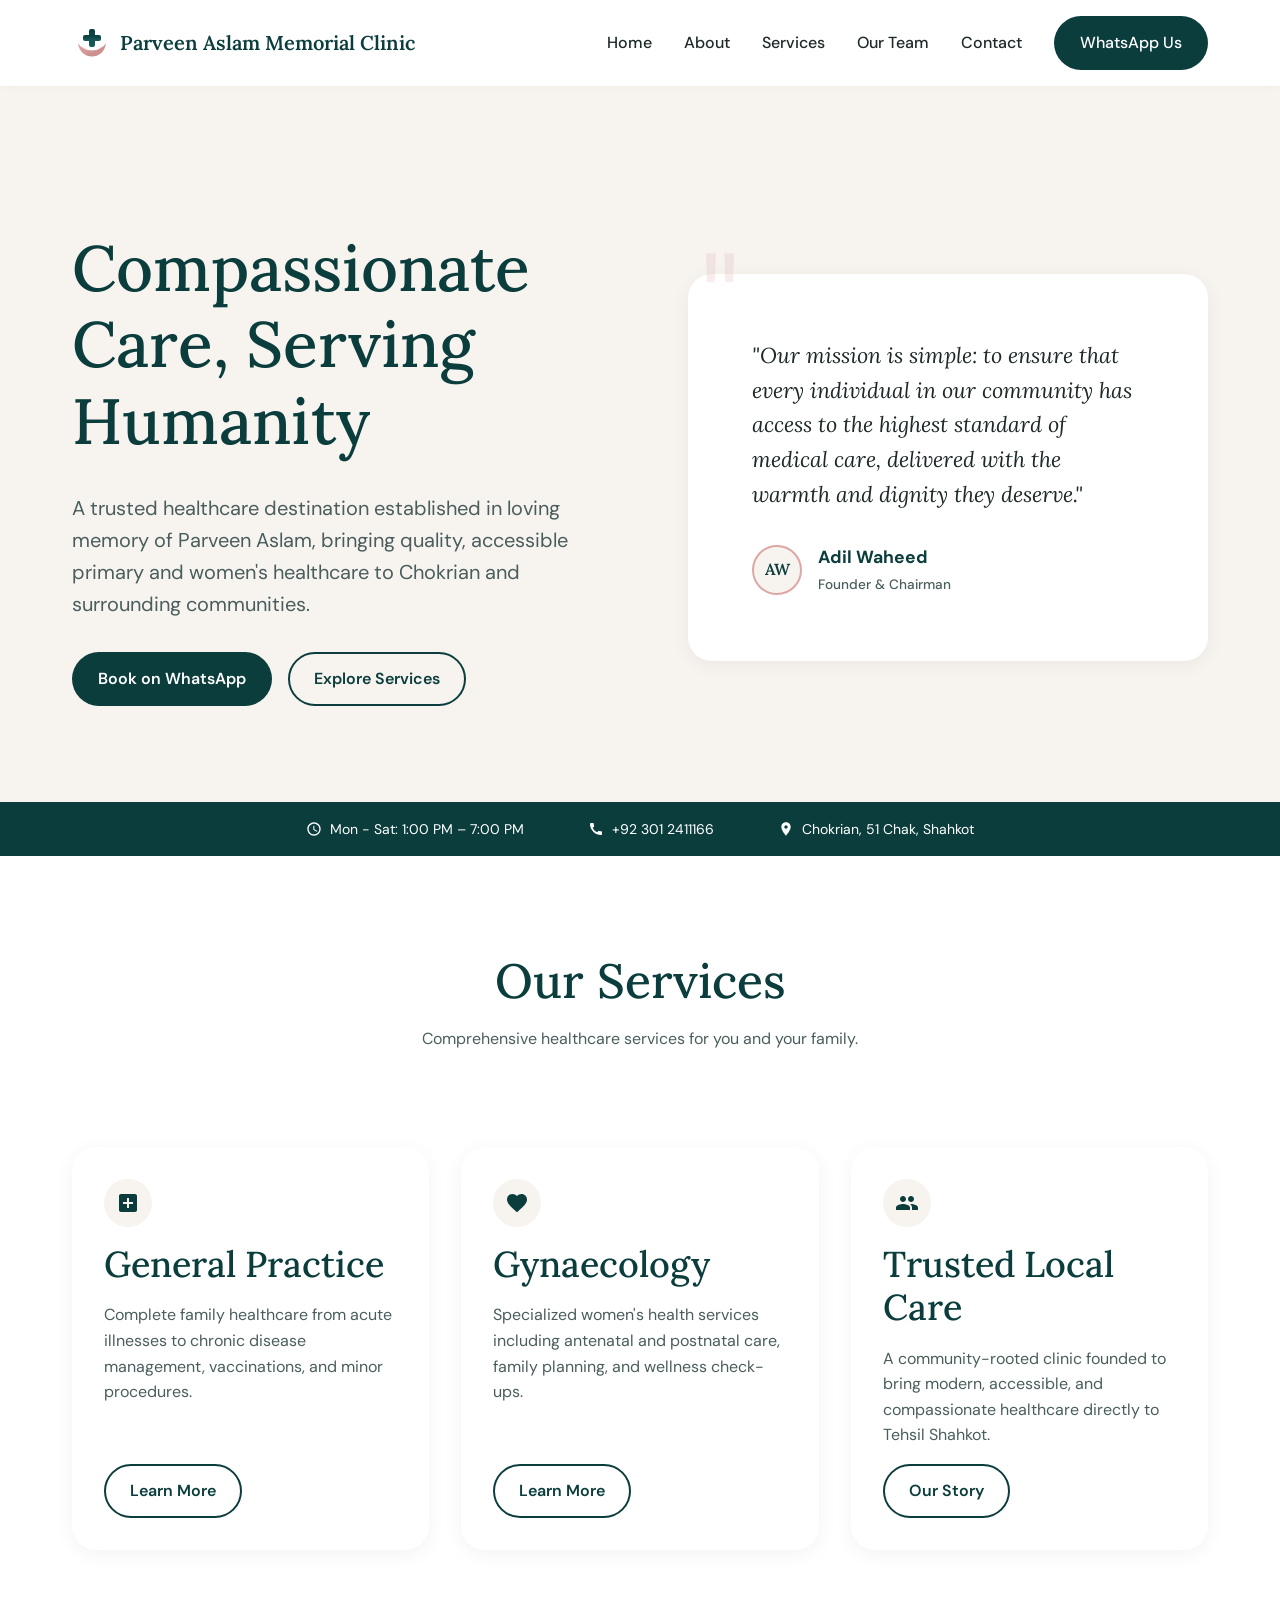
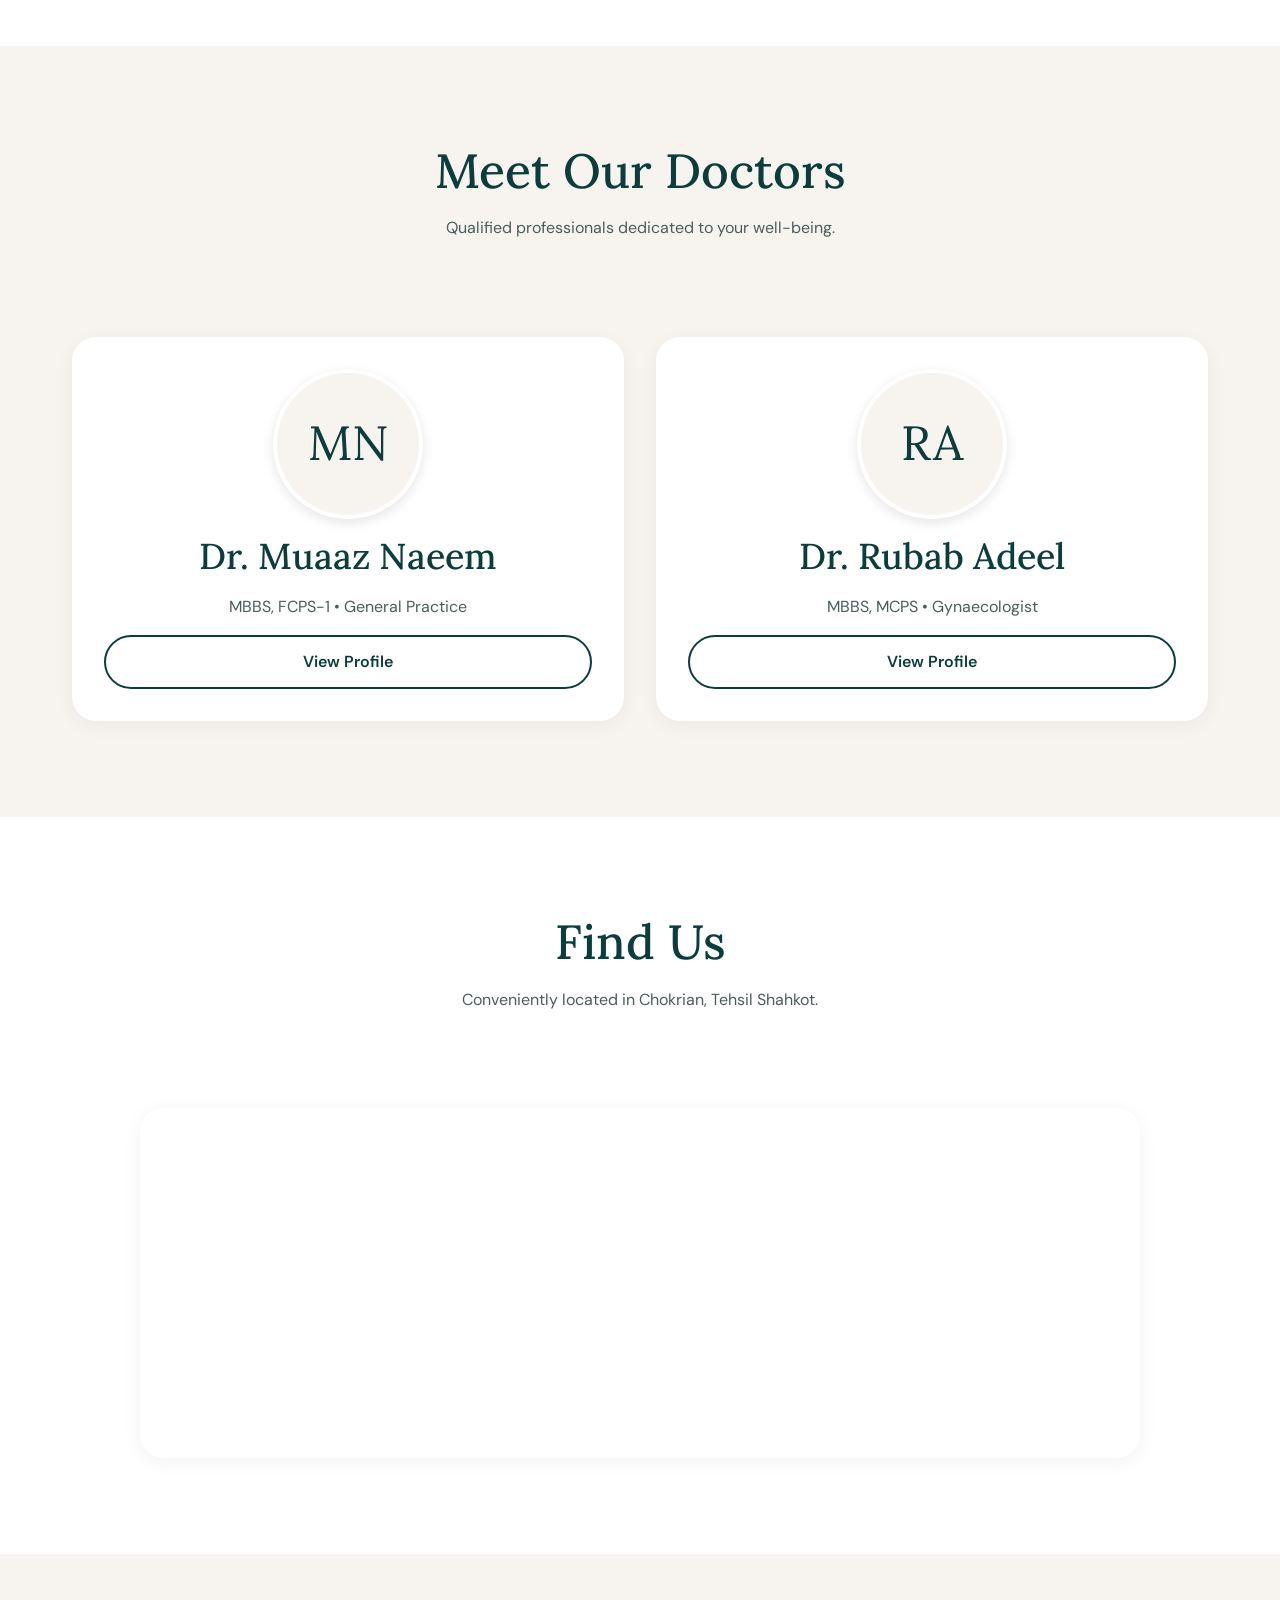
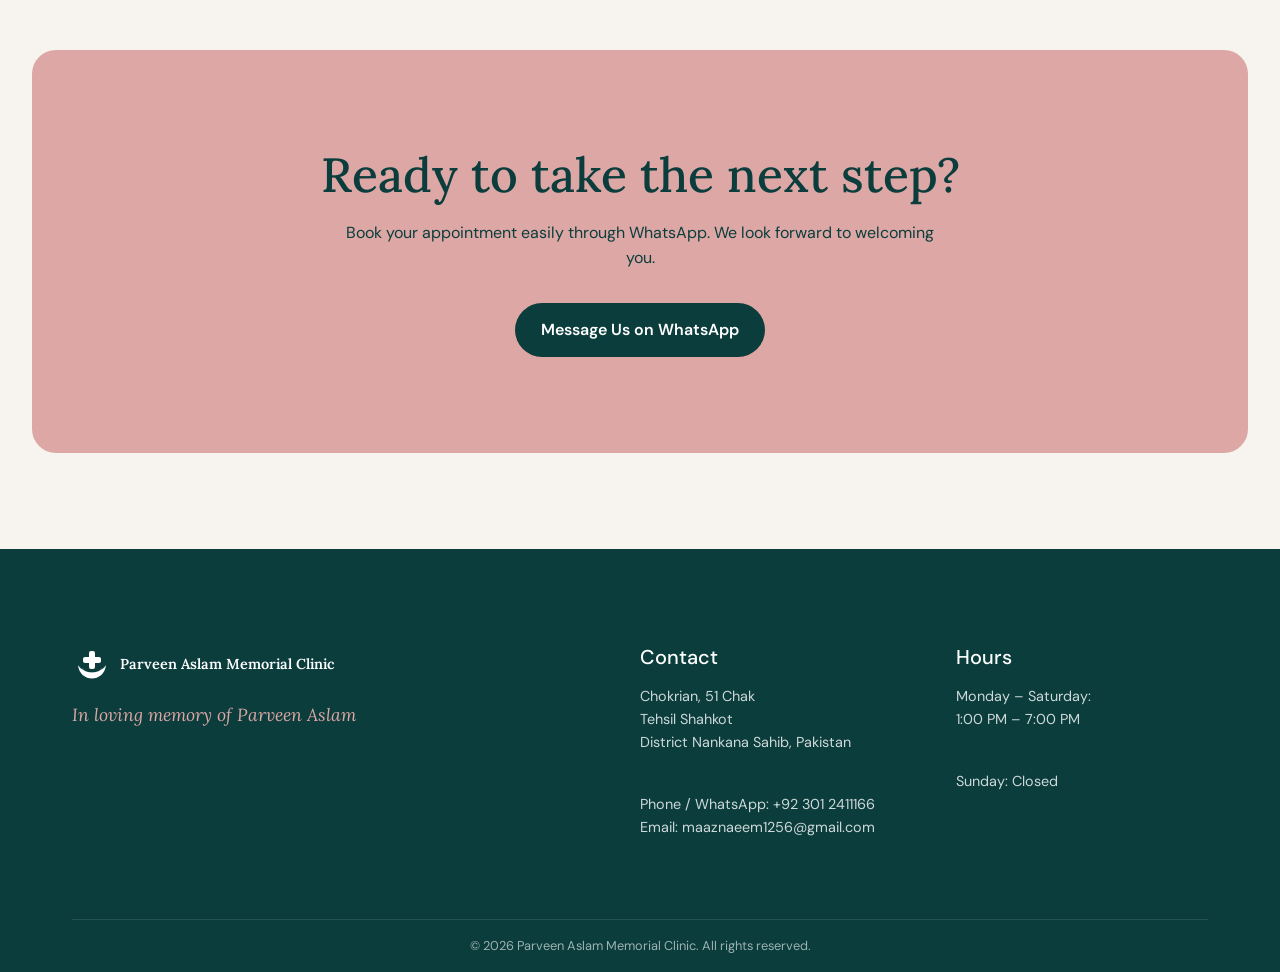
<file: index.html>
<!DOCTYPE html>
<html lang="en">
<head>
    <meta charset="UTF-8">
    <meta name="viewport" content="width=device-width, initial-scale=1.0">
    <title>Home | Parveen Aslam Memorial Clinic</title>
    <meta name="description" content="Parveen Aslam Memorial Clinic provides compassionate, quality primary and women's healthcare to the community of Chokrian, Nankana Sahib.">
    <link rel="canonical" href="https://parveenaslamclinic.com/">
    
    <!-- Open Graph -->
    <meta property="og:title" content="Home | Parveen Aslam Memorial Clinic">
    <meta property="og:description" content="Compassionate Care, Serving Humanity in Chokrian, Nankana Sahib.">
    <meta property="og:type" content="website">
    <meta property="og:url" content="https://parveenaslamclinic.com/">
    <meta property="og:image" content="https://parveenaslamclinic.com/assets/og-image.png">

    <link rel="stylesheet" href="styles.css">

    <!-- JSON-LD Schema -->
    <script type="application/ld+json">
    {
      "@context": "https://schema.org",
      "@type": "MedicalClinic",
      "name": "Parveen Aslam Memorial Clinic",
      "address": {
        "@type": "PostalAddress",
        "streetAddress": "Chokrian, 51 Chak, Tehsil Shahkot",
        "addressLocality": "District Nankana Sahib",
        "addressCountry": "PK"
      },
      "telephone": "+92 301 2411166",
      "openingHours": "Mo,Tu,We,Th,Fr,Sa 13:00-19:00",
      "geo": {
        "@type": "GeoCoordinates",
        "latitude": "31.579095",
        "longitude": "73.592501"
      },
      "medicalSpecialty": [
        "General Practice",
        "Gynaecology"
      ],
      "founder": {
        "@type": "Person",
        "name": "Adil Waheed"
      }
    }
    </script>
</head>
<body>

    <header class="header">
        <div class="container">
            <a href="index.html" class="logo">
                <img src="assets/logo.svg" alt="PAMC Logo">
                Parveen Aslam Memorial Clinic
            </a>
            <button class="mobile-toggle" aria-label="Toggle menu" onclick="document.getElementById('nav-links').classList.toggle('active')">☰</button>
            <nav class="nav-links" id="nav-links">
                <a href="index.html">Home</a>
                <a href="about.html">About</a>
                <a href="services.html">Services</a>
                <a href="doctors.html">Our Team</a>
                <a href="contact.html">Contact</a>
                <div class="nav-actions">
                    <a href="https://wa.me/923012411166" class="btn btn-primary btn-sm" target="_blank" rel="noopener">WhatsApp Us</a>
                </div>
            </nav>
        </div>
    </header>

    <main>
        <section class="hero">
            <div class="container hero-grid">
                <div>
                    <h1>Compassionate Care, Serving Humanity</h1>
                    <p>A trusted healthcare destination established in loving memory of Parveen Aslam, bringing quality, accessible primary and women's healthcare to Chokrian and surrounding communities.</p>
                    <div class="hero-btns">
                        <a href="https://wa.me/923012411166" class="btn btn-primary" target="_blank" rel="noopener">Book on WhatsApp</a>
                        <a href="services.html" class="btn btn-secondary">Explore Services</a>
                    </div>
                </div>
                <div class="chairman-message">
                    <blockquote>
                        "Our mission is simple: to ensure that every individual in our community has access to the highest standard of medical care, delivered with the warmth and dignity they deserve."
                    </blockquote>
                    <div class="chairman-author">
                        <div class="chairman-avatar">AW</div>
                        <div class="chairman-author-details">
                            <strong>Adil Waheed</strong>
                            <span>Founder & Chairman</span>
                        </div>
                    </div>
                </div>
            </div>
        </section>

        <div class="info-strip">
            <div class="container">
                <div class="info-item">
                    <svg viewBox="0 0 24 24"><path d="M11.99 2C6.47 2 2 6.48 2 12s4.47 10 9.99 10C17.52 22 22 17.52 22 12S17.52 2 11.99 2zM12 20c-4.42 0-8-3.58-8-8s3.58-8 8-8 8 3.58 8 8-3.58 8-8 8zm.5-13H11v6l5.25 3.15.75-1.23-4.5-2.67z"/></svg>
                    Mon - Sat: 1:00 PM – 7:00 PM
                </div>
                <div class="info-item">
                    <svg viewBox="0 0 24 24"><path d="M20.01 15.38c-1.23 0-2.42-.2-3.53-.56-.35-.12-.74-.03-1.01.24l-1.57 1.97c-2.83-1.35-5.48-3.9-6.89-6.83l1.95-1.66c.27-.28.35-.67.24-1.02-.37-1.11-.56-2.3-.56-3.53 0-.54-.45-.99-.99-.99H4.19C3.65 3 3 3.24 3 3.99 3 13.28 10.73 21 20.01 21c.71 0 .99-.63.99-1.18v-3.45c0-.54-.45-.99-.99-.99z"/></svg>
                    <a href="tel:+923012411166">+92 301 2411166</a>
                </div>
                <div class="info-item">
                    <svg viewBox="0 0 24 24"><path d="M12 2C8.13 2 5 5.13 5 9c0 5.25 7 13 7 13s7-7.75 7-13c0-3.87-3.13-7-7-7zm0 9.5c-1.38 0-2.5-1.12-2.5-2.5s1.12-2.5 2.5-2.5 2.5 1.12 2.5 2.5-1.12 2.5-2.5 2.5z"/></svg>
                    Chokrian, 51 Chak, Shahkot
                </div>
            </div>
        </div>

        <section class="section bg-white">
            <div class="container">
                <div class="section-header">
                    <h2>Our Services</h2>
                    <p>Comprehensive healthcare services for you and your family.</p>
                </div>
                <div class="grid">
                    <div class="card">
                        <div class="card-icon">
                            <svg viewBox="0 0 24 24" width="24" height="24"><path fill="currentColor" d="M19 3H5c-1.1 0-2 .9-2 2v14c0 1.1.9 2 2 2h14c1.1 0 2-.9 2-2V5c0-1.1-.9-2-2-2zm-2 10h-4v4h-2v-4H7v-2h4V7h2v4h4v2z"/></svg>
                        </div>
                        <h3>General Practice</h3>
                        <p>Complete family healthcare from acute illnesses to chronic disease management, vaccinations, and minor procedures.</p>
                        <a href="services.html" class="btn btn-secondary mt-auto" style="align-self: flex-start; margin-top: auto;">Learn More</a>
                    </div>
                    <div class="card">
                        <div class="card-icon">
                            <svg viewBox="0 0 24 24" width="24" height="24"><path fill="currentColor" d="M12 21.35l-1.45-1.32C5.4 15.36 2 12.28 2 8.5 2 5.42 4.42 3 7.5 3c1.74 0 3.41.81 4.5 2.09C13.09 3.81 14.76 3 16.5 3 19.58 3 22 5.42 22 8.5c0 3.78-3.4 6.86-8.55 11.54L12 21.35z"/></svg>
                        </div>
                        <h3>Gynaecology</h3>
                        <p>Specialized women's health services including antenatal and postnatal care, family planning, and wellness check-ups.</p>
                        <a href="services.html" class="btn btn-secondary" style="align-self: flex-start; margin-top: auto;">Learn More</a>
                    </div>
                    <div class="card">
                        <div class="card-icon">
                            <svg viewBox="0 0 24 24" width="24" height="24"><path fill="currentColor" d="M16 11c1.66 0 2.99-1.34 2.99-3S17.66 5 16 5c-1.66 0-3 1.34-3 3s1.34 3 3 3zm-8 0c1.66 0 2.99-1.34 2.99-3S9.66 5 8 5C6.34 5 5 6.34 5 8s1.34 3 3 3zm0 2c-2.33 0-7 1.17-7 3.5V19h14v-2.5c0-2.33-4.67-3.5-7-3.5zm8 0c-.29 0-.62.02-.97.05 1.16.84 1.97 1.97 1.97 3.45V19h6v-2.5c0-2.33-4.67-3.5-7-3.5z"/></svg>
                        </div>
                        <h3>Trusted Local Care</h3>
                        <p>A community-rooted clinic founded to bring modern, accessible, and compassionate healthcare directly to Tehsil Shahkot.</p>
                        <a href="about.html" class="btn btn-secondary" style="align-self: flex-start; margin-top: auto;">Our Story</a>
                    </div>
                </div>
            </div>
        </section>

        <section class="section">
            <div class="container">
                <div class="section-header">
                    <h2>Meet Our Doctors</h2>
                    <p>Qualified professionals dedicated to your well-being.</p>
                </div>
                <div class="grid">
                    <div class="card doctor-card">
                        <div class="doctor-avatar">MN</div>
                        <h3>Dr. Muaaz Naeem</h3>
                        <p>MBBS, FCPS-1 • General Practice</p>
                        <a href="doctors.html" class="btn btn-secondary">View Profile</a>
                    </div>
                    <div class="card doctor-card">
                        <div class="doctor-avatar">RA</div>
                        <h3>Dr. Rubab Adeel</h3>
                        <p>MBBS, MCPS • Gynaecologist</p>
                        <a href="doctors.html" class="btn btn-secondary">View Profile</a>
                    </div>
                </div>
            </div>
        </section>

        <section class="section bg-white">
            <div class="container">
                <div class="section-header">
                    <h2>Find Us</h2>
                    <p>Conveniently located in Chokrian, Tehsil Shahkot.</p>
                </div>
                <div class="map-container" style="max-width: 1000px; margin: 0 auto; height: 350px;">
                    <iframe 
                        src="https://maps.google.com/maps?q=31.579095,73.592501&t=&z=15&ie=UTF8&iwloc=&output=embed" 
                        width="100%" 
                        height="100%" 
                        style="border:0;" 
                        allowfullscreen="" 
                        loading="lazy" 
                        referrerpolicy="no-referrer-when-downgrade">
                    </iframe>
                </div>
            </div>
        </section>

        <section class="cta-section">
            <div class="container">
                <h2>Ready to take the next step?</h2>
                <p>Book your appointment easily through WhatsApp. We look forward to welcoming you.</p>
                <a href="https://wa.me/923012411166" class="btn btn-primary" target="_blank" rel="noopener">Message Us on WhatsApp</a>
            </div>
        </section>
    </main>

    <footer class="footer">
        <div class="container">
            <div class="footer-grid">
                <div>
                    <a href="index.html" class="logo" style="color: white;">
                        <img src="assets/logo.svg" alt="PAMC Logo" style="filter: brightness(0) invert(1);">
                        Parveen Aslam Memorial Clinic
                    </a>
                    <p class="memorial-note">In loving memory of Parveen Aslam</p>
                </div>
                <div>
                    <h3>Contact</h3>
                    <p>Chokrian, 51 Chak<br>Tehsil Shahkot<br>District Nankana Sahib, Pakistan</p>
                    <p><br>Phone / WhatsApp: <a href="tel:+923012411166">+92 301 2411166</a><br>
                    Email: <a href="mailto:maaznaeem1256@gmail.com">maaznaeem1256@gmail.com</a></p>
                </div>
                <div>
                    <h3>Hours</h3>
                    <p>Monday – Saturday:<br>1:00 PM – 7:00 PM</p>
                    <p><br>Sunday: Closed</p>
                </div>
            </div>
            <div class="footer-bottom">
                &copy; 2026 Parveen Aslam Memorial Clinic. All rights reserved.
            </div>
        </div>
    </footer>
</body>
</html>
</file>
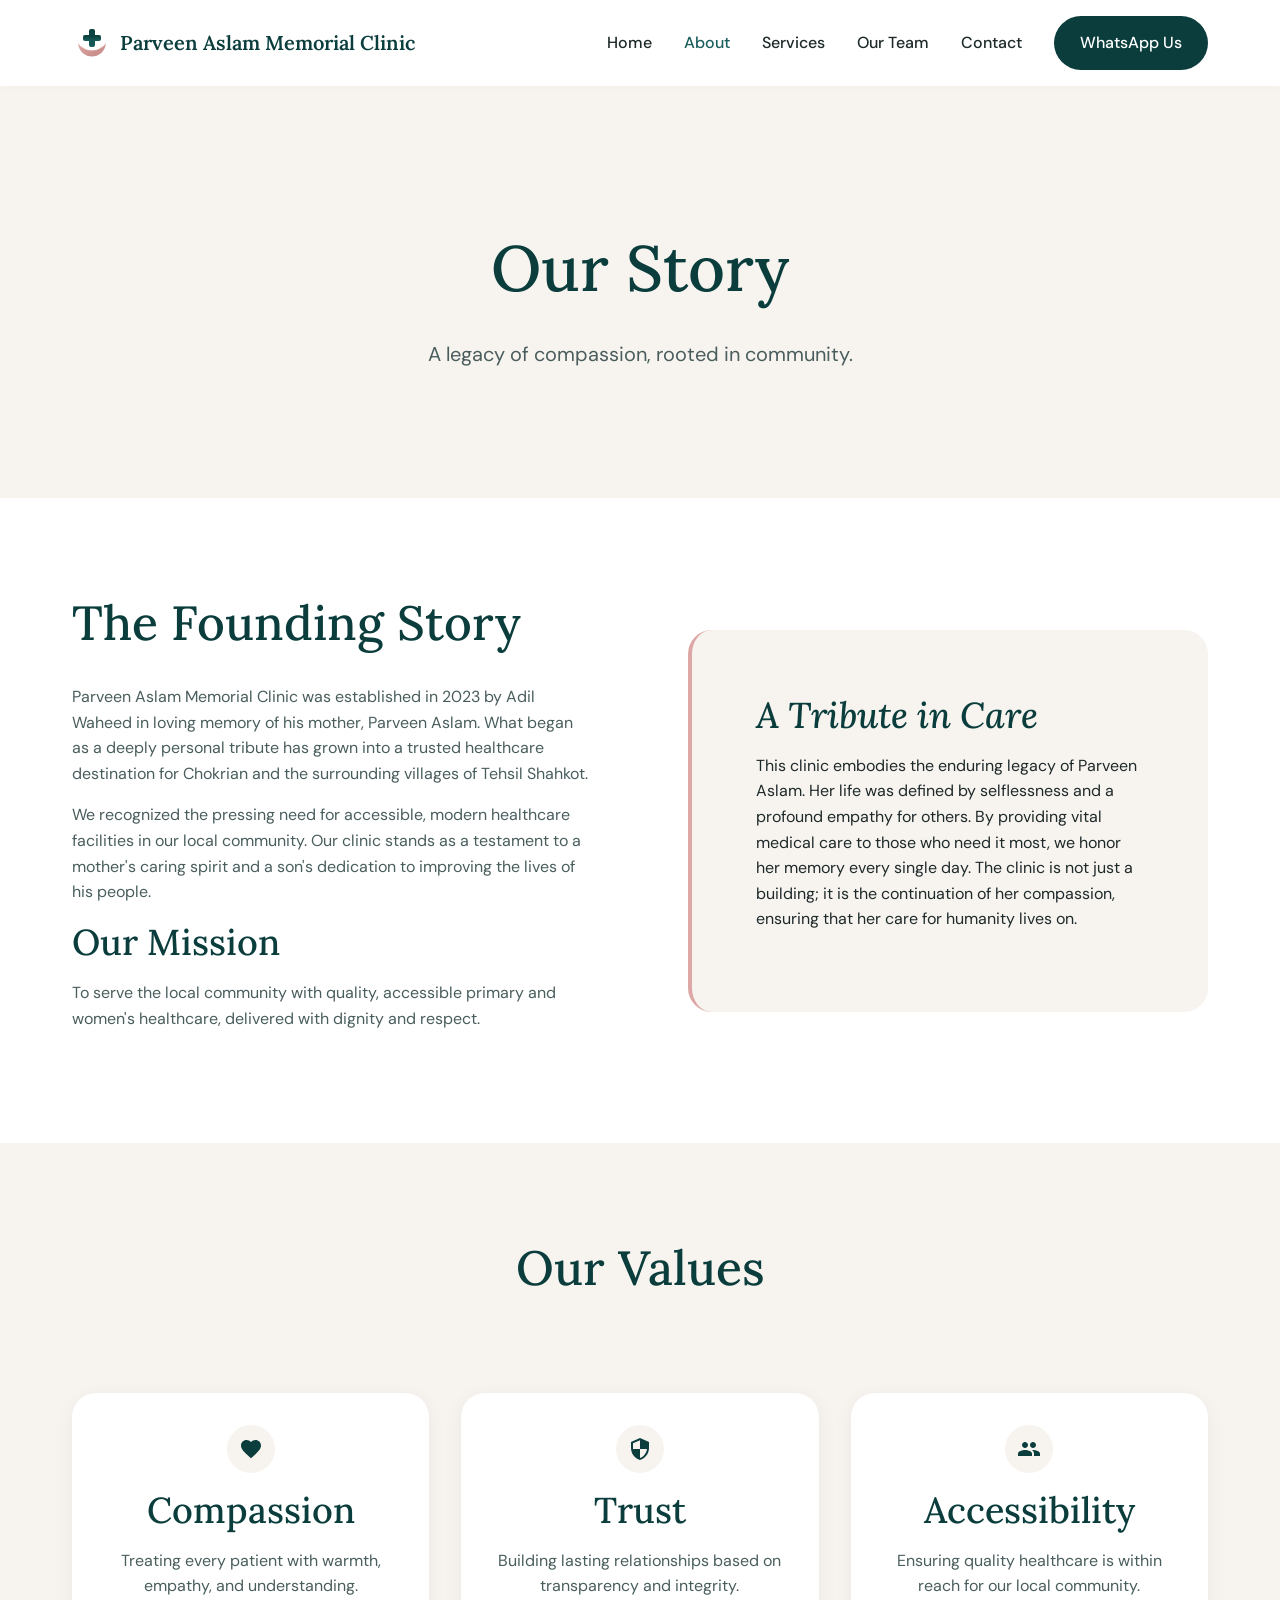
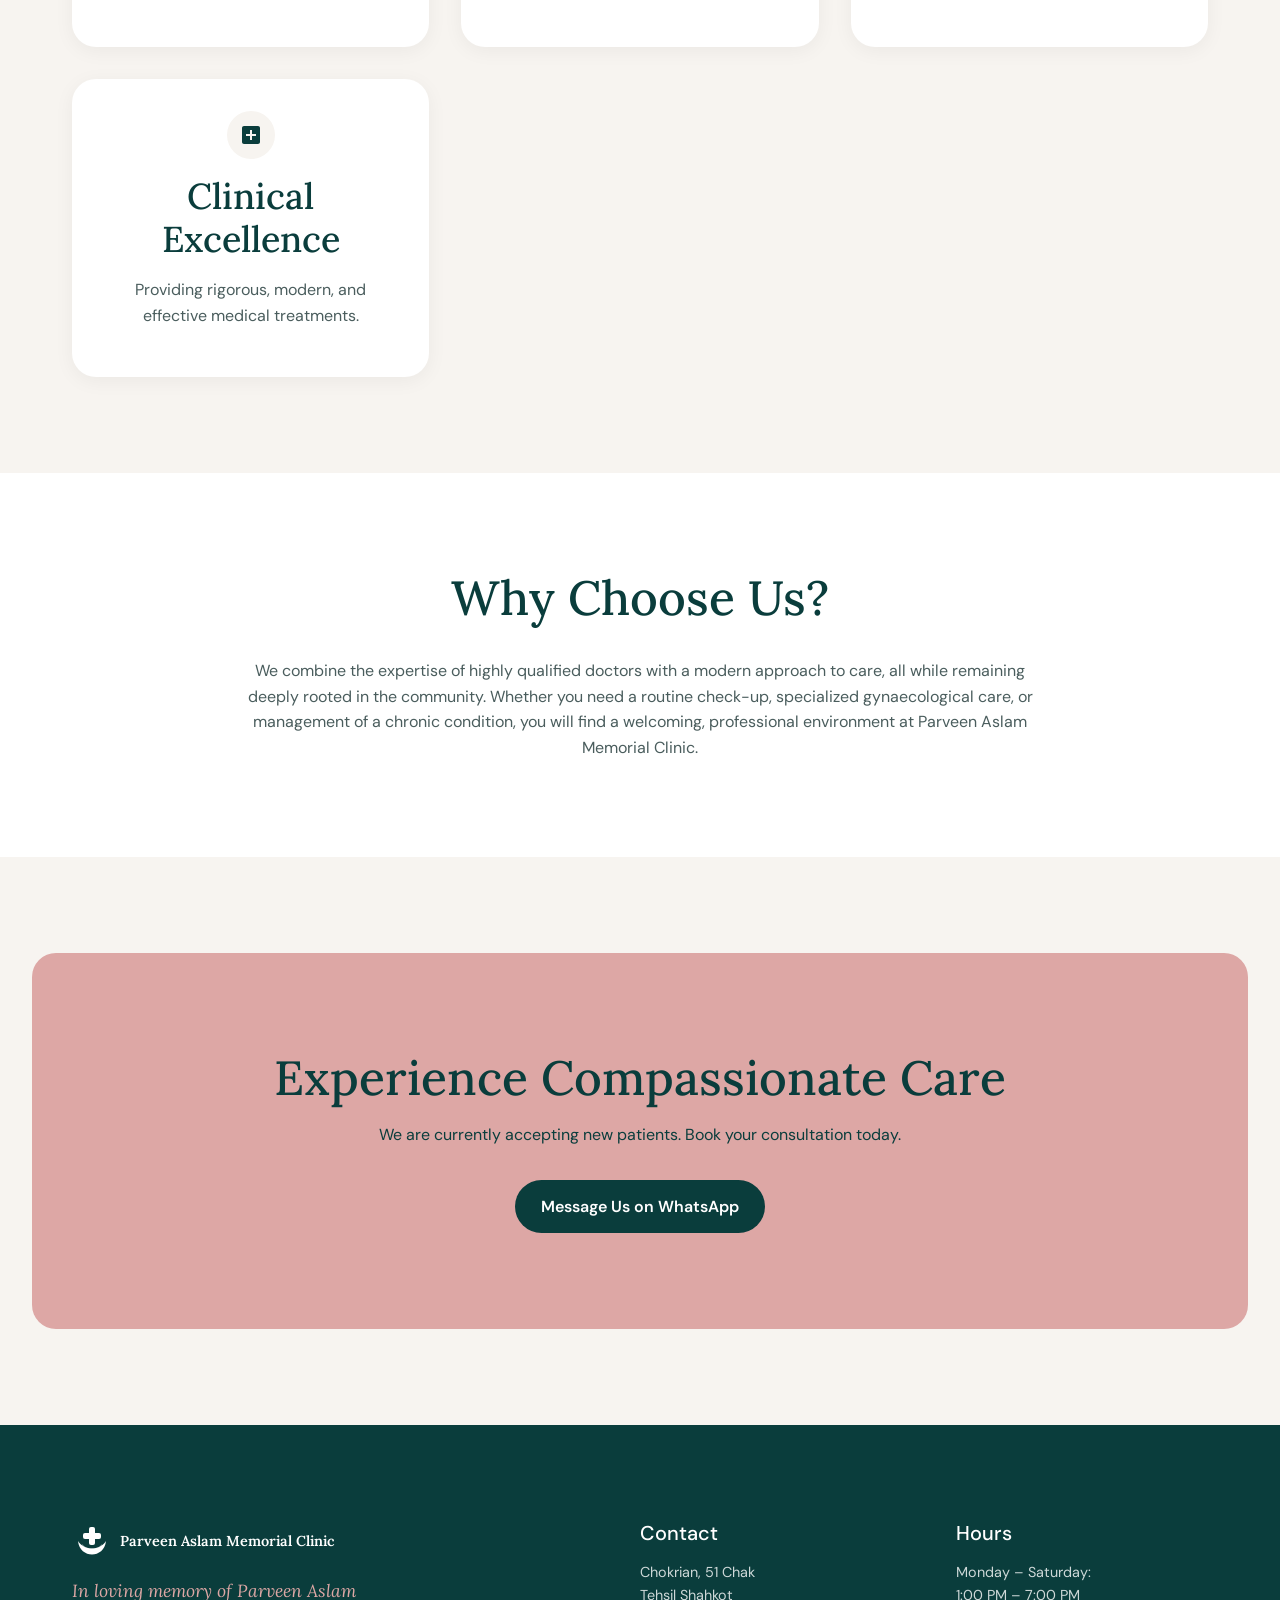
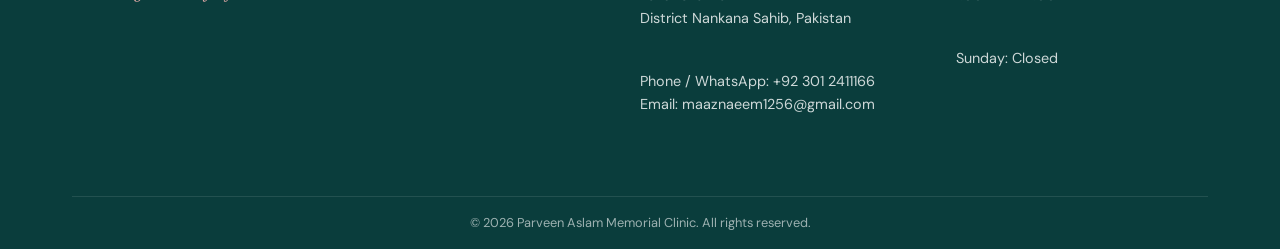
<file: about.html>
<!DOCTYPE html>
<html lang="en">
<head>
    <meta charset="UTF-8">
    <meta name="viewport" content="width=device-width, initial-scale=1.0">
    <title>About Us | Parveen Aslam Memorial Clinic</title>
    <meta name="description" content="Learn about the founding story, mission, and values of Parveen Aslam Memorial Clinic in Chokrian, Nankana Sahib.">
    <link rel="canonical" href="https://parveenaslamclinic.com/about.html">
    
    <!-- Open Graph -->
    <meta property="og:title" content="About Us | Parveen Aslam Memorial Clinic">
    <meta property="og:description" content="A tribute in care. Learn about our mission and values in serving the community of Chokrian, Nankana Sahib.">
    <meta property="og:type" content="website">
    <meta property="og:url" content="https://parveenaslamclinic.com/about.html">
    <meta property="og:image" content="https://parveenaslamclinic.com/assets/og-image.png">

    <link rel="stylesheet" href="styles.css">
</head>
<body>

    <header class="header">
        <div class="container">
            <a href="index.html" class="logo">
                <img src="assets/logo.svg" alt="PAMC Logo">
                Parveen Aslam Memorial Clinic
            </a>
            <button class="mobile-toggle" aria-label="Toggle menu" onclick="document.getElementById('nav-links').classList.toggle('active')">☰</button>
            <nav class="nav-links" id="nav-links">
                <a href="index.html">Home</a>
                <a href="about.html" style="color: var(--clr-primary-light);">About</a>
                <a href="services.html">Services</a>
                <a href="doctors.html">Our Team</a>
                <a href="contact.html">Contact</a>
                <div class="nav-actions">
                    <a href="https://wa.me/923012411166" class="btn btn-primary btn-sm" target="_blank" rel="noopener">WhatsApp Us</a>
                </div>
            </nav>
        </div>
    </header>

    <main>
        <section class="hero" style="padding-bottom: var(--spacing-xl);">
            <div class="container">
                <h1>Our Story</h1>
                <p>A legacy of compassion, rooted in community.</p>
            </div>
        </section>

        <section class="section bg-white">
            <div class="container">
                <div class="story-grid">
                    <div>
                        <h2 class="mb-3">The Founding Story</h2>
                        <p>Parveen Aslam Memorial Clinic was established in 2023 by Adil Waheed in loving memory of his mother, Parveen Aslam. What began as a deeply personal tribute has grown into a trusted healthcare destination for Chokrian and the surrounding villages of Tehsil Shahkot.</p>
                        <p>We recognized the pressing need for accessible, modern healthcare facilities in our local community. Our clinic stands as a testament to a mother's caring spirit and a son's dedication to improving the lives of his people.</p>
                        
                        <h3 class="mt-4 mb-2">Our Mission</h3>
                        <p>To serve the local community with quality, accessible primary and women's healthcare, delivered with dignity and respect.</p>
                    </div>
                    <div class="tribute-box">
                        <h3 style="color: var(--clr-primary); font-family: var(--font-serif); font-style: italic;">A Tribute in Care</h3>
                        <p style="color: var(--clr-text);">This clinic embodies the enduring legacy of Parveen Aslam. Her life was defined by selflessness and a profound empathy for others. By providing vital medical care to those who need it most, we honor her memory every single day. The clinic is not just a building; it is the continuation of her compassion, ensuring that her care for humanity lives on.</p>
                    </div>
                </div>
            </div>
        </section>

        <section class="section">
            <div class="container">
                <div class="section-header">
                    <h2>Our Values</h2>
                </div>
                <div class="grid">
                    <div class="card text-center">
                        <div class="card-icon mx-auto" style="margin: 0 auto var(--spacing-sm);">
                            <svg viewBox="0 0 24 24" width="24" height="24"><path fill="currentColor" d="M12 21.35l-1.45-1.32C5.4 15.36 2 12.28 2 8.5 2 5.42 4.42 3 7.5 3c1.74 0 3.41.81 4.5 2.09C13.09 3.81 14.76 3 16.5 3 19.58 3 22 5.42 22 8.5c0 3.78-3.4 6.86-8.55 11.54L12 21.35z"/></svg>
                        </div>
                        <h3>Compassion</h3>
                        <p>Treating every patient with warmth, empathy, and understanding.</p>
                    </div>
                    <div class="card text-center">
                        <div class="card-icon mx-auto" style="margin: 0 auto var(--spacing-sm);">
                            <svg viewBox="0 0 24 24" width="24" height="24"><path fill="currentColor" d="M12 1L3 5v6c0 5.55 3.84 10.74 9 12 5.16-1.26 9-6.45 9-12V5l-9-4zm0 10.99h7c-.53 4.12-3.28 7.79-7 8.94V12H5V6.3l7-3.11v8.8z"/></svg>
                        </div>
                        <h3>Trust</h3>
                        <p>Building lasting relationships based on transparency and integrity.</p>
                    </div>
                    <div class="card text-center">
                        <div class="card-icon mx-auto" style="margin: 0 auto var(--spacing-sm);">
                            <svg viewBox="0 0 24 24" width="24" height="24"><path fill="currentColor" d="M16 11c1.66 0 2.99-1.34 2.99-3S17.66 5 16 5c-1.66 0-3 1.34-3 3s1.34 3 3 3zm-8 0c1.66 0 2.99-1.34 2.99-3S9.66 5 8 5C6.34 5 5 6.34 5 8s1.34 3 3 3zm0 2c-2.33 0-7 1.17-7 3.5V19h14v-2.5c0-2.33-4.67-3.5-7-3.5zm8 0c-.29 0-.62.02-.97.05 1.16.84 1.97 1.97 1.97 3.45V19h6v-2.5c0-2.33-4.67-3.5-7-3.5z"/></svg>
                        </div>
                        <h3>Accessibility</h3>
                        <p>Ensuring quality healthcare is within reach for our local community.</p>
                    </div>
                    <div class="card text-center">
                        <div class="card-icon mx-auto" style="margin: 0 auto var(--spacing-sm);">
                            <svg viewBox="0 0 24 24" width="24" height="24"><path fill="currentColor" d="M19 3H5c-1.1 0-2 .9-2 2v14c0 1.1.9 2 2 2h14c1.1 0 2-.9 2-2V5c0-1.1-.9-2-2-2zm-2 10h-4v4h-2v-4H7v-2h4V7h2v4h4v2z"/></svg>
                        </div>
                        <h3>Clinical Excellence</h3>
                        <p>Providing rigorous, modern, and effective medical treatments.</p>
                    </div>
                </div>
            </div>
        </section>
        
        <section class="section bg-white">
            <div class="container text-center">
                <h2 class="mb-3">Why Choose Us?</h2>
                <p style="max-width: 800px; margin: 0 auto;">We combine the expertise of highly qualified doctors with a modern approach to care, all while remaining deeply rooted in the community. Whether you need a routine check-up, specialized gynaecological care, or management of a chronic condition, you will find a welcoming, professional environment at Parveen Aslam Memorial Clinic.</p>
            </div>
        </section>

        <section class="cta-section">
            <div class="container">
                <h2>Experience Compassionate Care</h2>
                <p>We are currently accepting new patients. Book your consultation today.</p>
                <a href="https://wa.me/923012411166" class="btn btn-primary" target="_blank" rel="noopener">Message Us on WhatsApp</a>
            </div>
        </section>
    </main>

    <footer class="footer">
        <div class="container">
            <div class="footer-grid">
                <div>
                    <a href="index.html" class="logo" style="color: white;">
                        <img src="assets/logo.svg" alt="PAMC Logo" style="filter: brightness(0) invert(1);">
                        Parveen Aslam Memorial Clinic
                    </a>
                    <p class="memorial-note">In loving memory of Parveen Aslam</p>
                </div>
                <div>
                    <h3>Contact</h3>
                    <p>Chokrian, 51 Chak<br>Tehsil Shahkot<br>District Nankana Sahib, Pakistan</p>
                    <p><br>Phone / WhatsApp: <a href="tel:+923012411166">+92 301 2411166</a><br>
                    Email: <a href="mailto:maaznaeem1256@gmail.com">maaznaeem1256@gmail.com</a></p>
                </div>
                <div>
                    <h3>Hours</h3>
                    <p>Monday – Saturday:<br>1:00 PM – 7:00 PM</p>
                    <p><br>Sunday: Closed</p>
                </div>
            </div>
            <div class="footer-bottom">
                &copy; 2026 Parveen Aslam Memorial Clinic. All rights reserved.
            </div>
        </div>
    </footer>
</body>
</html>
</file>
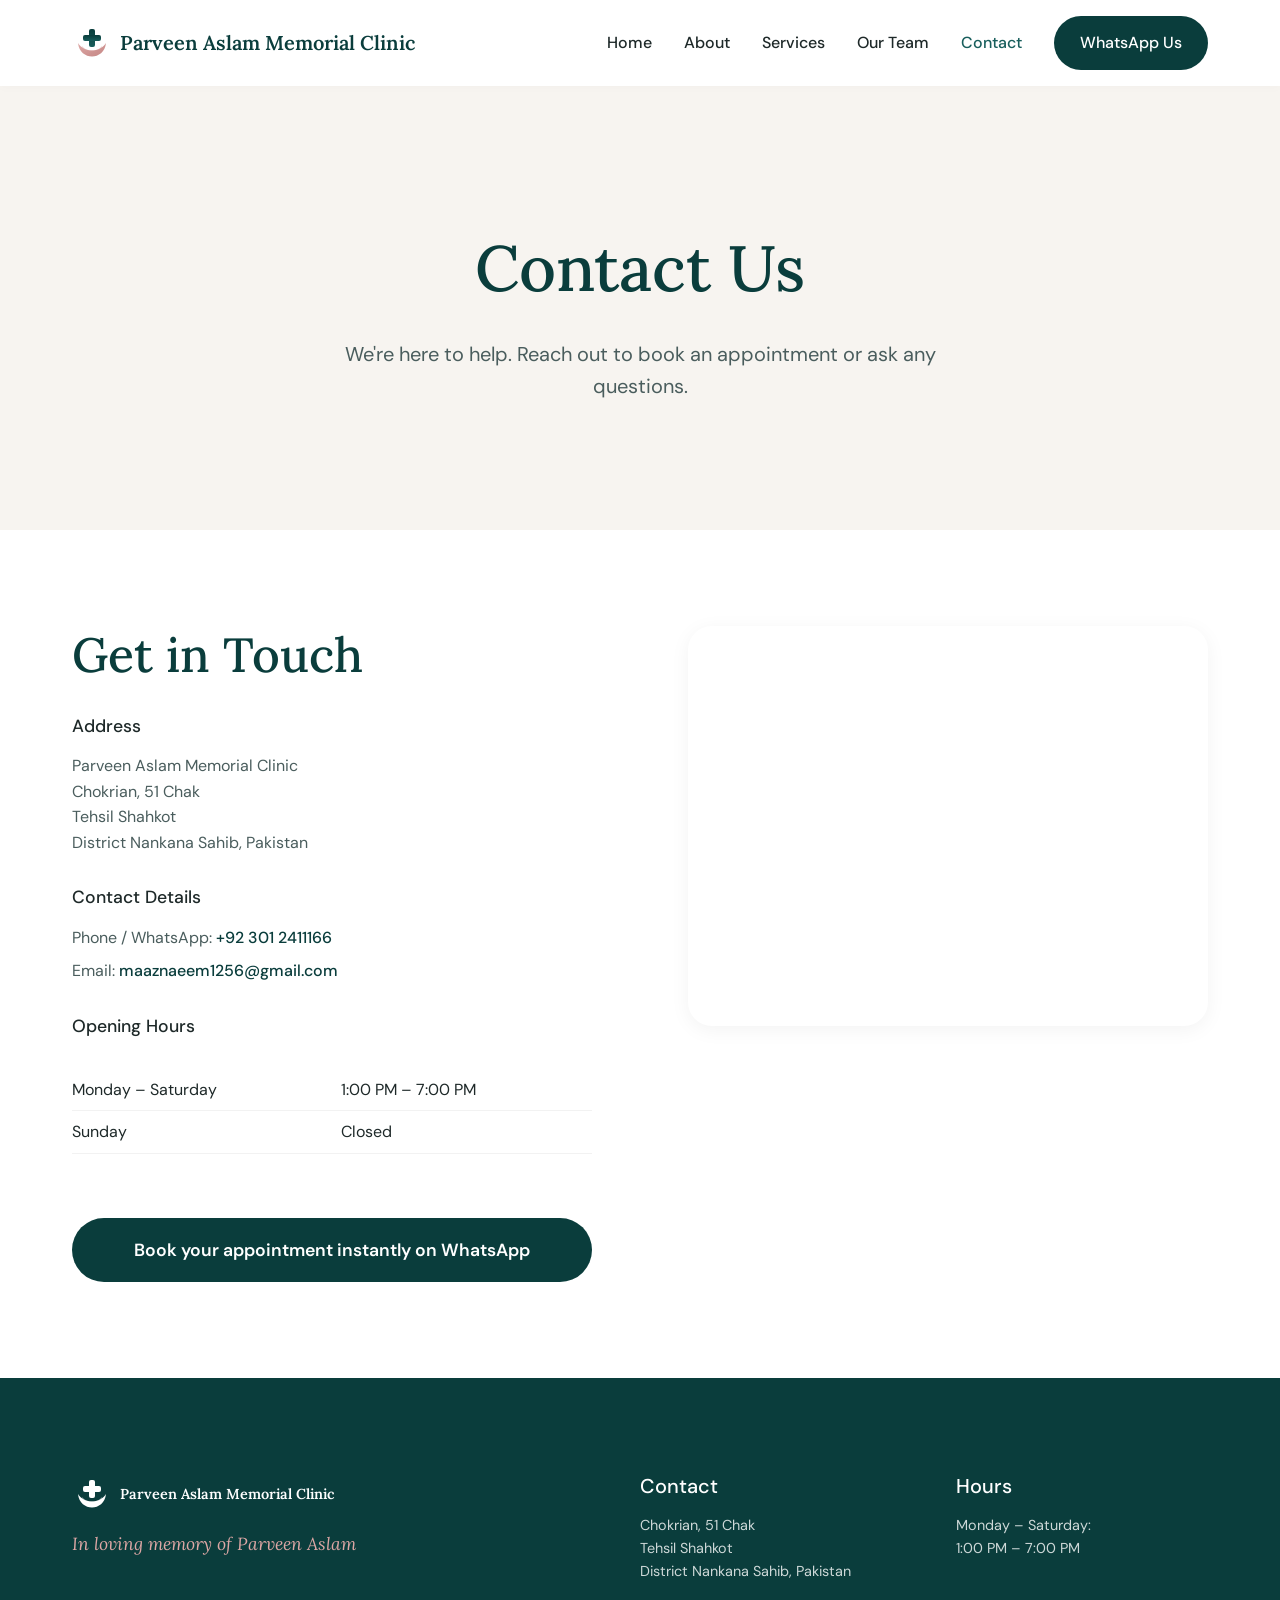
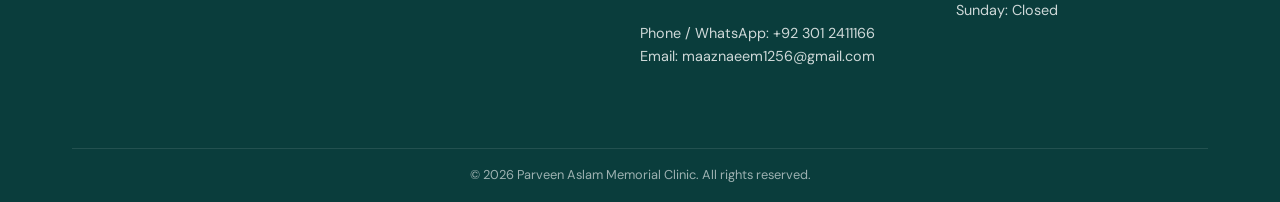
<file: contact.html>
<!DOCTYPE html>
<html lang="en">
<head>
    <meta charset="UTF-8">
    <meta name="viewport" content="width=device-width, initial-scale=1.0">
    <title>Contact | Parveen Aslam Memorial Clinic</title>
    <meta name="description" content="Get in touch with Parveen Aslam Memorial Clinic. Find our location in Chokrian, Nankana Sahib, contact numbers, and opening hours.">
    <link rel="canonical" href="https://parveenaslamclinic.com/contact.html">
    
    <!-- Open Graph -->
    <meta property="og:title" content="Contact | Parveen Aslam Memorial Clinic">
    <meta property="og:description" content="Find our location, contact numbers, and opening hours.">
    <meta property="og:type" content="website">
    <meta property="og:url" content="https://parveenaslamclinic.com/contact.html">
    <meta property="og:image" content="https://parveenaslamclinic.com/assets/og-image.png">

    <link rel="stylesheet" href="styles.css">
</head>
<body>

    <header class="header">
        <div class="container">
            <a href="index.html" class="logo">
                <img src="assets/logo.svg" alt="PAMC Logo">
                Parveen Aslam Memorial Clinic
            </a>
            <button class="mobile-toggle" aria-label="Toggle menu" onclick="document.getElementById('nav-links').classList.toggle('active')">☰</button>
            <nav class="nav-links" id="nav-links">
                <a href="index.html">Home</a>
                <a href="about.html">About</a>
                <a href="services.html">Services</a>
                <a href="doctors.html">Our Team</a>
                <a href="contact.html" style="color: var(--clr-primary-light);">Contact</a>
                <div class="nav-actions">
                    <a href="https://wa.me/923012411166" class="btn btn-primary btn-sm" target="_blank" rel="noopener">WhatsApp Us</a>
                </div>
            </nav>
        </div>
    </header>

    <main>
        <section class="hero" style="padding-bottom: var(--spacing-xl);">
            <div class="container">
                <h1>Contact Us</h1>
                <p>We're here to help. Reach out to book an appointment or ask any questions.</p>
            </div>
        </section>

        <section class="section bg-white">
            <div class="container">
                <div class="contact-grid">
                    <div>
                        <h2 class="mb-3">Get in Touch</h2>
                        
                        <div style="margin-bottom: var(--spacing-md);">
                            <h3 style="font-family: var(--font-sans); font-size: 1.1rem; color: var(--clr-text);">Address</h3>
                            <p>Parveen Aslam Memorial Clinic<br>Chokrian, 51 Chak<br>Tehsil Shahkot<br>District Nankana Sahib, Pakistan</p>
                        </div>

                        <div style="margin-bottom: var(--spacing-md);">
                            <h3 style="font-family: var(--font-sans); font-size: 1.1rem; color: var(--clr-text);">Contact Details</h3>
                            <p style="margin-bottom: 0.5rem;">Phone / WhatsApp: <a href="tel:+923012411166" style="color: var(--clr-primary); font-weight: 500;">+92 301 2411166</a></p>
                            <p>Email: <a href="mailto:maaznaeem1256@gmail.com" style="color: var(--clr-primary); font-weight: 500;">maaznaeem1256@gmail.com</a></p>
                        </div>

                        <div style="margin-bottom: var(--spacing-md);">
                            <h3 style="font-family: var(--font-sans); font-size: 1.1rem; color: var(--clr-text);">Opening Hours</h3>
                            <table class="hours-table">
                                <tbody>
                                    <tr>
                                        <td>Monday – Saturday</td>
                                        <td>1:00 PM – 7:00 PM</td>
                                    </tr>
                                    <tr>
                                        <td>Sunday</td>
                                        <td>Closed</td>
                                    </tr>
                                </tbody>
                            </table>
                        </div>

                        <div class="mt-4" style="margin-top: var(--spacing-lg);">
                            <a href="https://wa.me/923012411166" class="btn btn-primary" style="width: 100%; justify-content: center; font-size: 1.1rem; padding: 1rem;" target="_blank" rel="noopener">Book your appointment instantly on WhatsApp</a>
                        </div>
                    </div>

                    <div class="map-container">
                        <iframe 
                            src="https://maps.google.com/maps?q=31.579095,73.592501&t=&z=15&ie=UTF8&iwloc=&output=embed" 
                            width="100%" 
                            height="100%" 
                            style="border:0;" 
                            allowfullscreen="" 
                            loading="lazy" 
                            referrerpolicy="no-referrer-when-downgrade">
                        </iframe>
                    </div>
                </div>
            </div>
        </section>
    </main>

    <footer class="footer">
        <div class="container">
            <div class="footer-grid">
                <div>
                    <a href="index.html" class="logo" style="color: white;">
                        <img src="assets/logo.svg" alt="PAMC Logo" style="filter: brightness(0) invert(1);">
                        Parveen Aslam Memorial Clinic
                    </a>
                    <p class="memorial-note">In loving memory of Parveen Aslam</p>
                </div>
                <div>
                    <h3>Contact</h3>
                    <p>Chokrian, 51 Chak<br>Tehsil Shahkot<br>District Nankana Sahib, Pakistan</p>
                    <p><br>Phone / WhatsApp: <a href="tel:+923012411166">+92 301 2411166</a><br>
                    Email: <a href="mailto:maaznaeem1256@gmail.com">maaznaeem1256@gmail.com</a></p>
                </div>
                <div>
                    <h3>Hours</h3>
                    <p>Monday – Saturday:<br>1:00 PM – 7:00 PM</p>
                    <p><br>Sunday: Closed</p>
                </div>
            </div>
            <div class="footer-bottom">
                &copy; 2026 Parveen Aslam Memorial Clinic. All rights reserved.
            </div>
        </div>
    </footer>
</body>
</html>
</file>
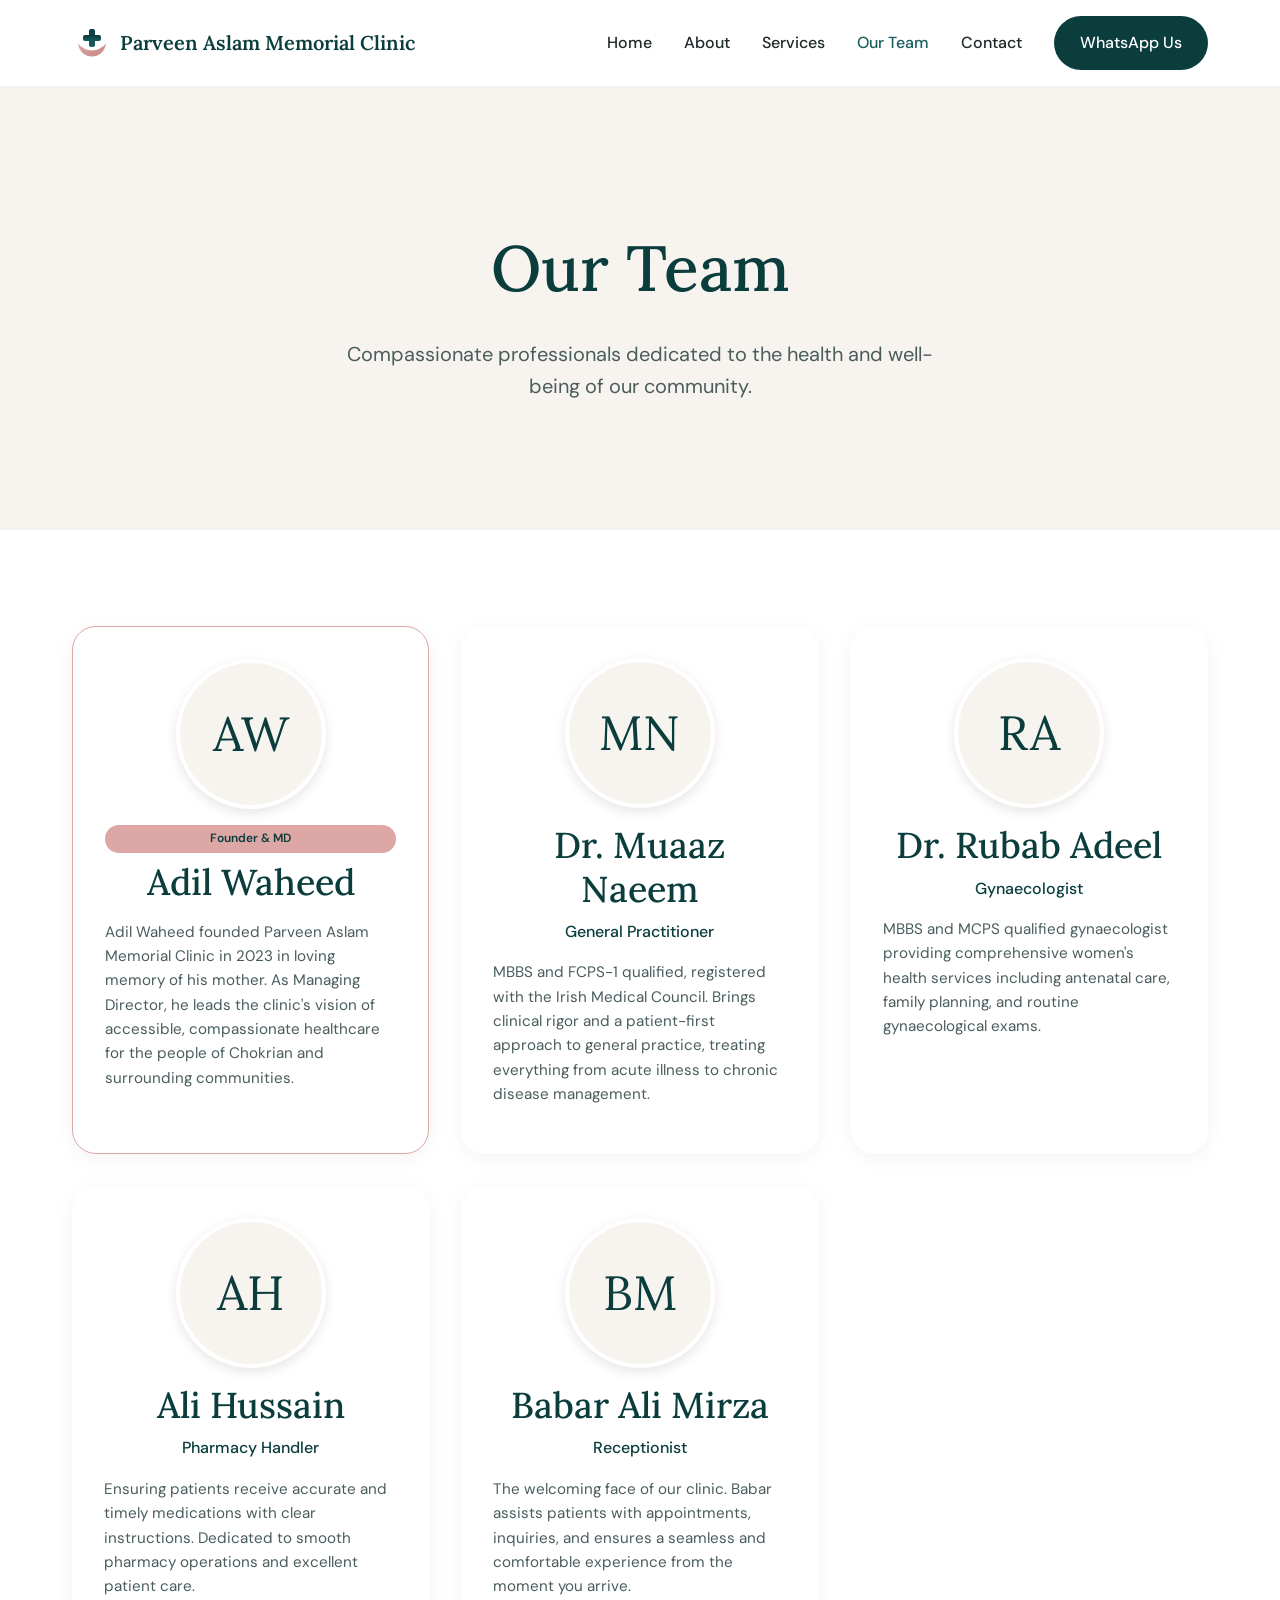
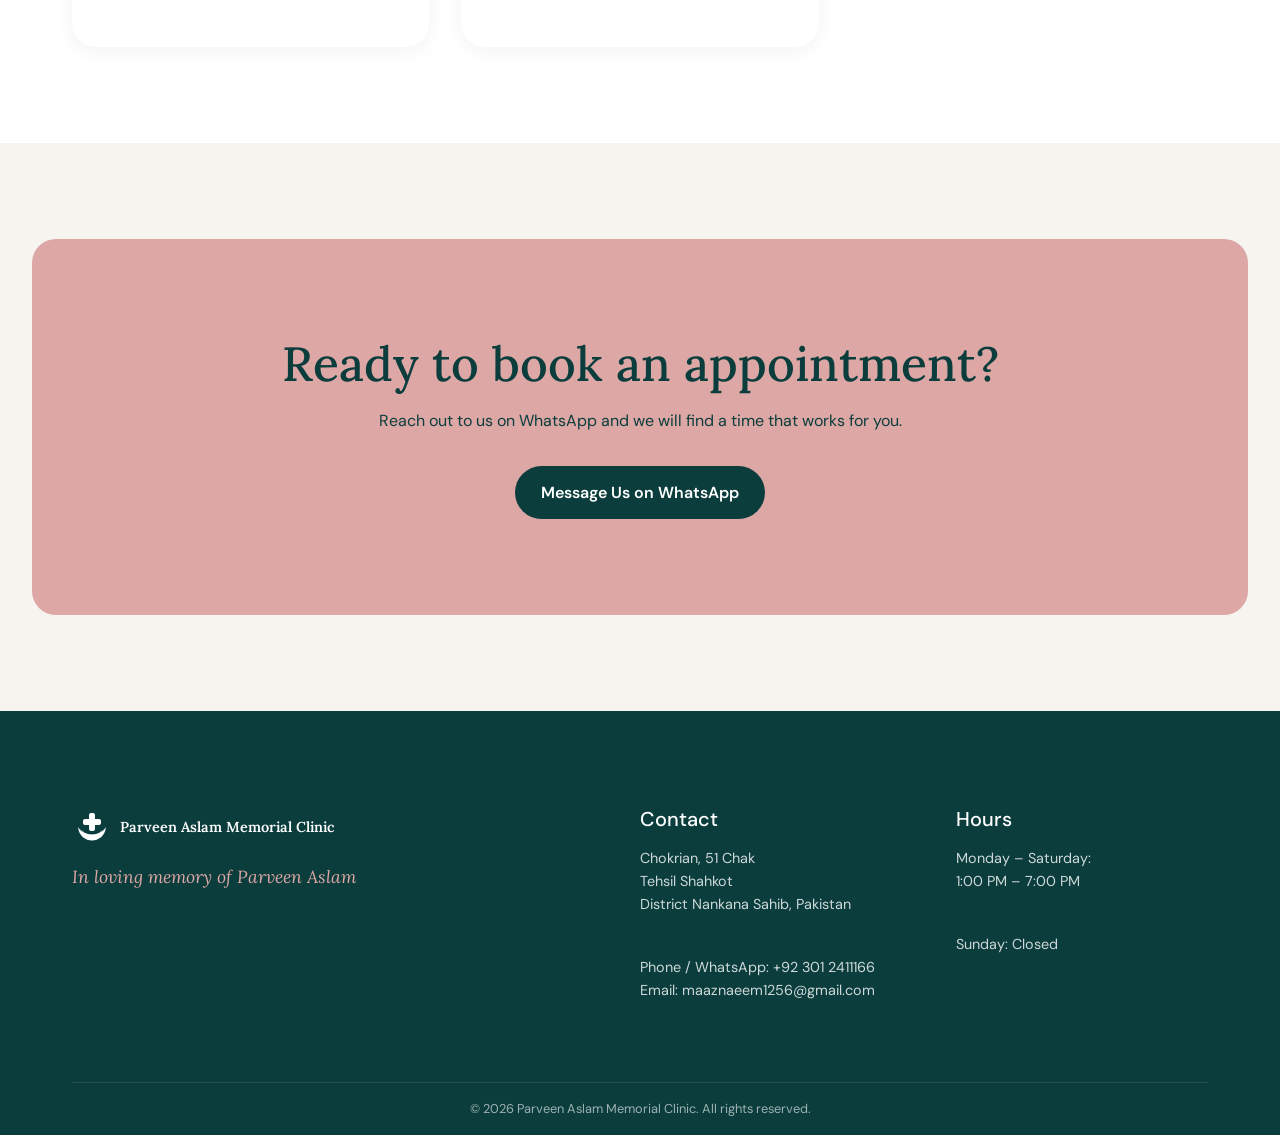
<file: doctors.html>
<!DOCTYPE html>
<html lang="en">
<head>
    <meta charset="UTF-8">
    <meta name="viewport" content="width=device-width, initial-scale=1.0">
    <title>Our Team | Parveen Aslam Memorial Clinic</title>
    <meta name="description" content="Meet the leadership and doctors at Parveen Aslam Memorial Clinic in Chokrian, Nankana Sahib.">
    <link rel="canonical" href="https://parveenaslamclinic.com/doctors.html">
    
    <!-- Open Graph -->
    <meta property="og:title" content="Our Team | Parveen Aslam Memorial Clinic">
    <meta property="og:description" content="Dedicated medical professionals committed to your health.">
    <meta property="og:type" content="website">
    <meta property="og:url" content="https://parveenaslamclinic.com/doctors.html">
    <meta property="og:image" content="https://parveenaslamclinic.com/assets/og-image.png">

    <link rel="stylesheet" href="styles.css">

    <!-- JSON-LD Schema for Physicians -->
    <script type="application/ld+json">
    [
      {
        "@context": "https://schema.org",
        "@type": "Physician",
        "name": "Dr. Muaaz Naeem",
        "medicalSpecialty": "General Practice",
        "worksFor": {
          "@type": "MedicalClinic",
          "name": "Parveen Aslam Memorial Clinic"
        }
      },
      {
        "@context": "https://schema.org",
        "@type": "Physician",
        "name": "Dr. Rubab Adeel",
        "medicalSpecialty": "Gynaecology",
        "worksFor": {
          "@type": "MedicalClinic",
          "name": "Parveen Aslam Memorial Clinic"
        }
      }
    ]
    </script>
</head>
<body>

    <header class="header">
        <div class="container">
            <a href="index.html" class="logo">
                <img src="assets/logo.svg" alt="PAMC Logo">
                Parveen Aslam Memorial Clinic
            </a>
            <button class="mobile-toggle" aria-label="Toggle menu" onclick="document.getElementById('nav-links').classList.toggle('active')">☰</button>
            <nav class="nav-links" id="nav-links">
                <a href="index.html">Home</a>
                <a href="about.html">About</a>
                <a href="services.html">Services</a>
                <a href="doctors.html" style="color: var(--clr-primary-light);">Our Team</a>
                <a href="contact.html">Contact</a>
                <div class="nav-actions">
                    <a href="https://wa.me/923012411166" class="btn btn-primary btn-sm" target="_blank" rel="noopener">WhatsApp Us</a>
                </div>
            </nav>
        </div>
    </header>

    <main>
        <section class="hero" style="padding-bottom: var(--spacing-xl);">
            <div class="container">
                <h1>Our Team</h1>
                <p>Compassionate professionals dedicated to the health and well-being of our community.</p>
            </div>
        </section>

        <section class="section bg-white">
            <div class="container">
                <div class="grid">
                    
                    <div class="card doctor-card" style="border: 1px solid var(--clr-accent);">
                        <div class="doctor-avatar">AW</div>
                        <span class="ribbon">Founder & MD</span>
                        <h3>Adil Waheed</h3>
                        <p style="font-size: 0.95rem; line-height: 1.6; text-align: left;">Adil Waheed founded Parveen Aslam Memorial Clinic in 2023 in loving memory of his mother. As Managing Director, he leads the clinic's vision of accessible, compassionate healthcare for the people of Chokrian and surrounding communities.</p>
                    </div>

                    <div class="card doctor-card">
                        <div class="doctor-avatar">MN</div>
                        <h3 class="mb-1">Dr. Muaaz Naeem</h3>
                        <p class="mb-2" style="font-weight: 500; color: var(--clr-primary);">General Practitioner</p>
                        <p style="font-size: 0.95rem; line-height: 1.6; text-align: left;">MBBS and FCPS-1 qualified, registered with the Irish Medical Council. Brings clinical rigor and a patient-first approach to general practice, treating everything from acute illness to chronic disease management.</p>
                    </div>

                    <div class="card doctor-card">
                        <div class="doctor-avatar">RA</div>
                        <h3 class="mb-1">Dr. Rubab Adeel</h3>
                        <p class="mb-2" style="font-weight: 500; color: var(--clr-primary);">Gynaecologist</p>
                        <p style="font-size: 0.95rem; line-height: 1.6; text-align: left;">MBBS and MCPS qualified gynaecologist providing comprehensive women's health services including antenatal care, family planning, and routine gynaecological exams.</p>
                    </div>

                    <div class="card doctor-card">
                        <div class="doctor-avatar">AH</div>
                        <h3 class="mb-1">Ali Hussain</h3>
                        <p class="mb-2" style="font-weight: 500; color: var(--clr-primary);">Pharmacy Handler</p>
                        <p style="font-size: 0.95rem; line-height: 1.6; text-align: left;">Ensuring patients receive accurate and timely medications with clear instructions. Dedicated to smooth pharmacy operations and excellent patient care.</p>
                    </div>

                    <div class="card doctor-card">
                        <div class="doctor-avatar">BM</div>
                        <h3 class="mb-1">Babar Ali Mirza</h3>
                        <p class="mb-2" style="font-weight: 500; color: var(--clr-primary);">Receptionist</p>
                        <p style="font-size: 0.95rem; line-height: 1.6; text-align: left;">The welcoming face of our clinic. Babar assists patients with appointments, inquiries, and ensures a seamless and comfortable experience from the moment you arrive.</p>
                    </div>

                </div>
            </div>
        </section>

        <section class="cta-section">
            <div class="container">
                <h2>Ready to book an appointment?</h2>
                <p>Reach out to us on WhatsApp and we will find a time that works for you.</p>
                <a href="https://wa.me/923012411166" class="btn btn-primary" target="_blank" rel="noopener">Message Us on WhatsApp</a>
            </div>
        </section>
    </main>

    <footer class="footer">
        <div class="container">
            <div class="footer-grid">
                <div>
                    <a href="index.html" class="logo" style="color: white;">
                        <img src="assets/logo.svg" alt="PAMC Logo" style="filter: brightness(0) invert(1);">
                        Parveen Aslam Memorial Clinic
                    </a>
                    <p class="memorial-note">In loving memory of Parveen Aslam</p>
                </div>
                <div>
                    <h3>Contact</h3>
                    <p>Chokrian, 51 Chak<br>Tehsil Shahkot<br>District Nankana Sahib, Pakistan</p>
                    <p><br>Phone / WhatsApp: <a href="tel:+923012411166">+92 301 2411166</a><br>
                    Email: <a href="mailto:maaznaeem1256@gmail.com">maaznaeem1256@gmail.com</a></p>
                </div>
                <div>
                    <h3>Hours</h3>
                    <p>Monday – Saturday:<br>1:00 PM – 7:00 PM</p>
                    <p><br>Sunday: Closed</p>
                </div>
            </div>
            <div class="footer-bottom">
                &copy; 2026 Parveen Aslam Memorial Clinic. All rights reserved.
            </div>
        </div>
    </footer>
</body>
</html>
</file>
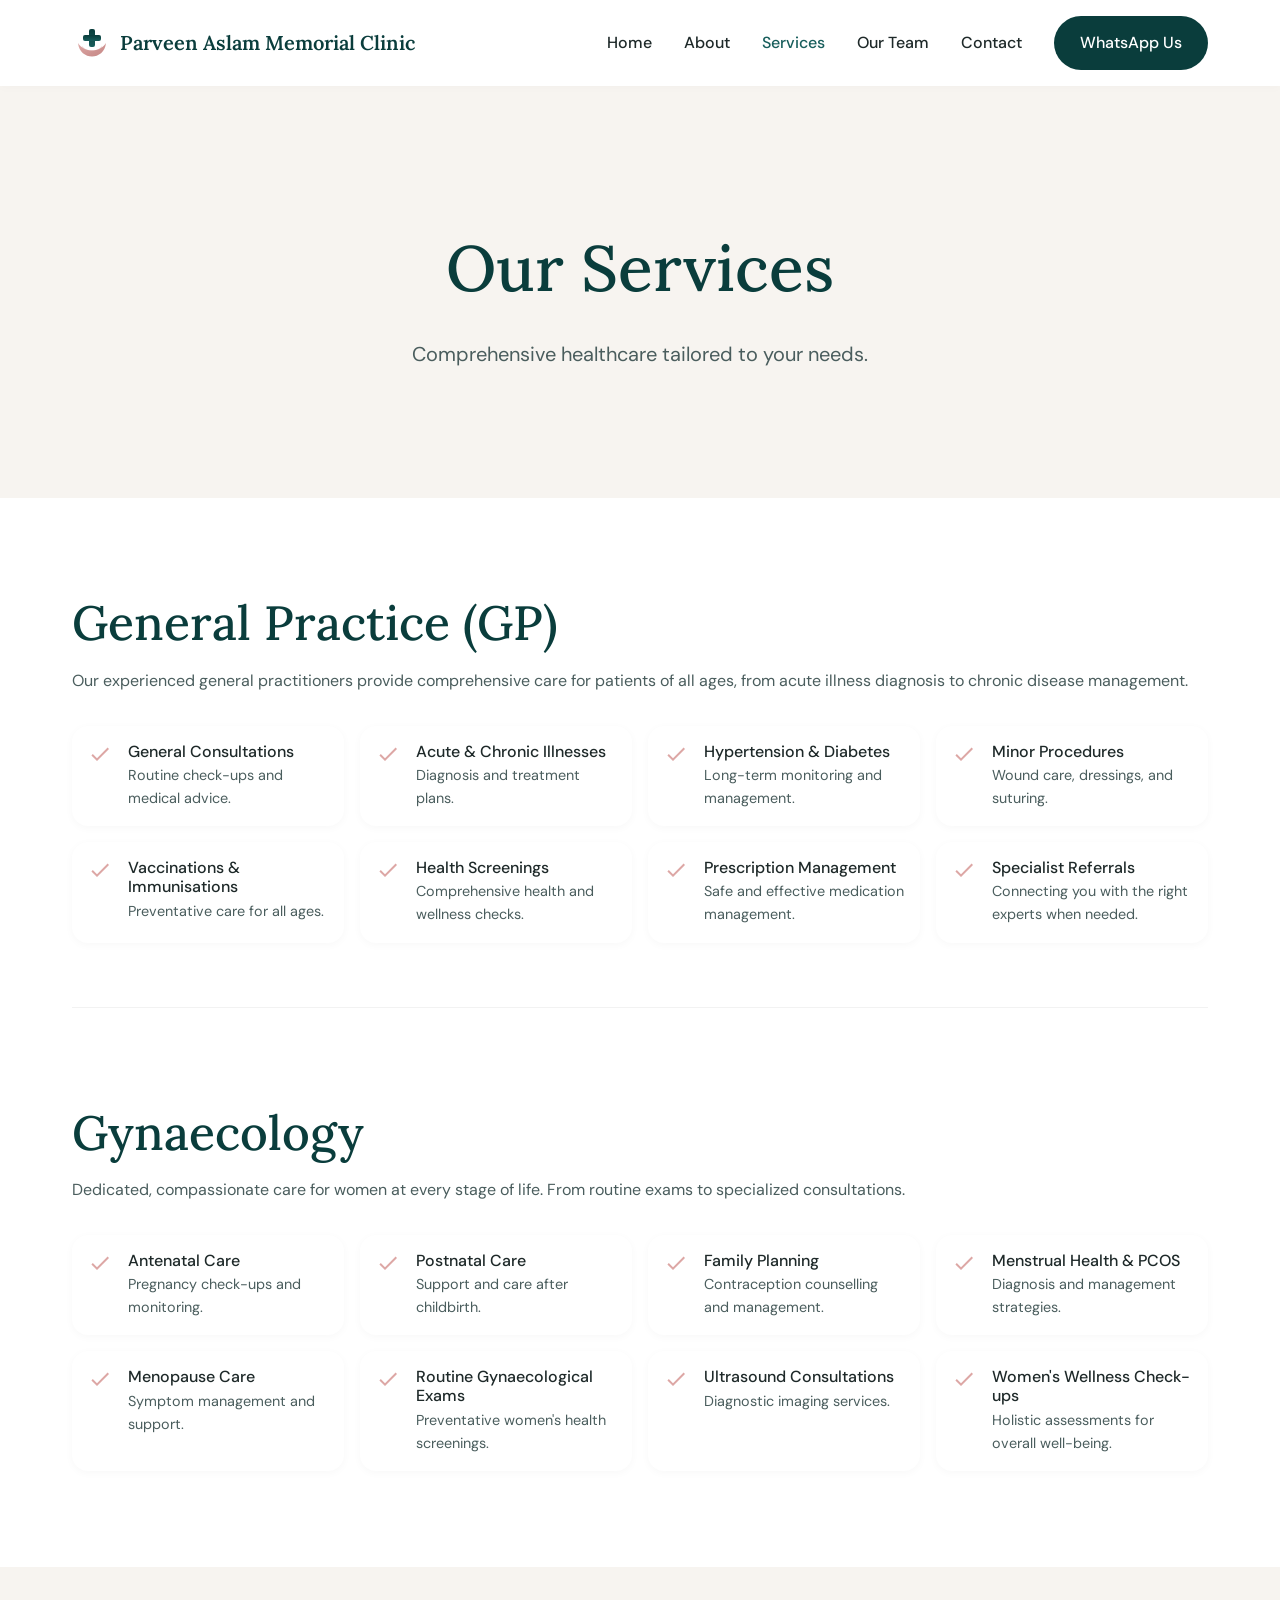
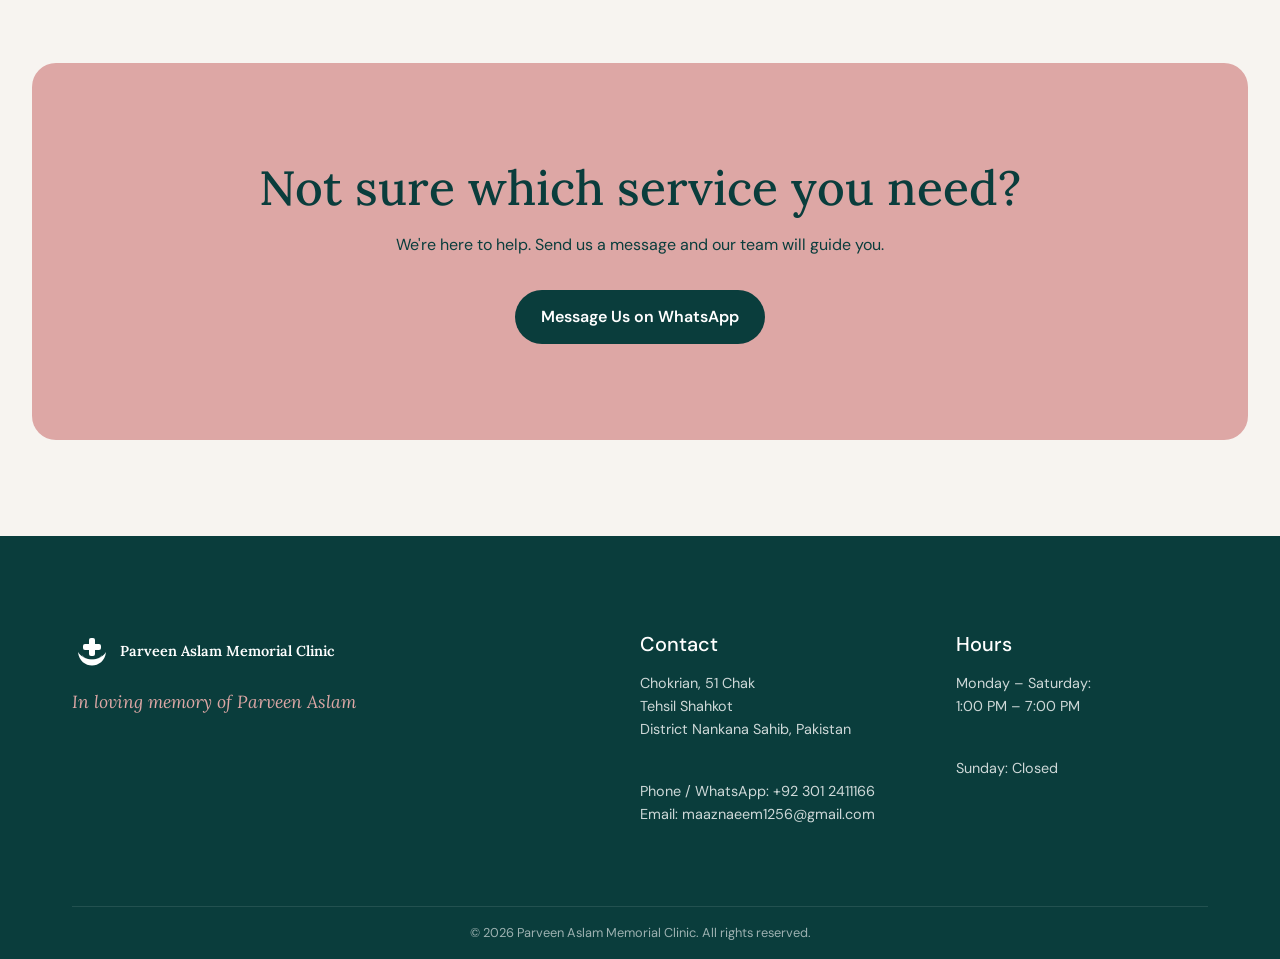
<file: services.html>
<!DOCTYPE html>
<html lang="en">
<head>
    <meta charset="UTF-8">
    <meta name="viewport" content="width=device-width, initial-scale=1.0">
    <title>Services | Parveen Aslam Memorial Clinic</title>
    <meta name="description" content="General practice and gynaecology services available at Parveen Aslam Memorial Clinic in Chokrian, Nankana Sahib.">
    <link rel="canonical" href="https://parveenaslamclinic.com/services.html">
    
    <!-- Open Graph -->
    <meta property="og:title" content="Services | Parveen Aslam Memorial Clinic">
    <meta property="og:description" content="Explore our General Practice and Gynaecology services in Chokrian, Nankana Sahib.">
    <meta property="og:type" content="website">
    <meta property="og:url" content="https://parveenaslamclinic.com/services.html">
    <meta property="og:image" content="https://parveenaslamclinic.com/assets/og-image.png">

    <link rel="stylesheet" href="styles.css">
</head>
<body>

    <header class="header">
        <div class="container">
            <a href="index.html" class="logo">
                <img src="assets/logo.svg" alt="PAMC Logo">
                Parveen Aslam Memorial Clinic
            </a>
            <button class="mobile-toggle" aria-label="Toggle menu" onclick="document.getElementById('nav-links').classList.toggle('active')">☰</button>
            <nav class="nav-links" id="nav-links">
                <a href="index.html">Home</a>
                <a href="about.html">About</a>
                <a href="services.html" style="color: var(--clr-primary-light);">Services</a>
                <a href="doctors.html">Our Team</a>
                <a href="contact.html">Contact</a>
                <div class="nav-actions">
                    <a href="https://wa.me/923012411166" class="btn btn-primary btn-sm" target="_blank" rel="noopener">WhatsApp Us</a>
                </div>
            </nav>
        </div>
    </header>

    <main>
        <section class="hero" style="padding-bottom: var(--spacing-xl);">
            <div class="container">
                <h1>Our Services</h1>
                <p>Comprehensive healthcare tailored to your needs.</p>
            </div>
        </section>

        <section class="section bg-white">
            <div class="container">
                <div class="mb-4">
                    <h2 class="mb-2">General Practice (GP)</h2>
                    <p class="mb-3">Our experienced general practitioners provide comprehensive care for patients of all ages, from acute illness diagnosis to chronic disease management.</p>
                    
                    <div class="service-list">
                        <div class="service-item">
                            <svg viewBox="0 0 24 24" width="24" height="24" style="color: var(--clr-accent); flex-shrink: 0;"><path fill="currentColor" d="M9 16.17L4.83 12l-1.42 1.41L9 19 21 7l-1.41-1.41z"/></svg>
                            <div>
                                <h4 style="margin-bottom: 0.2rem; font-family: var(--font-sans); color: var(--clr-text);">General Consultations</h4>
                                <p style="font-size: 0.9rem; margin-bottom: 0;">Routine check-ups and medical advice.</p>
                            </div>
                        </div>
                        <div class="service-item">
                            <svg viewBox="0 0 24 24" width="24" height="24" style="color: var(--clr-accent); flex-shrink: 0;"><path fill="currentColor" d="M9 16.17L4.83 12l-1.42 1.41L9 19 21 7l-1.41-1.41z"/></svg>
                            <div>
                                <h4 style="margin-bottom: 0.2rem; font-family: var(--font-sans); color: var(--clr-text);">Acute & Chronic Illnesses</h4>
                                <p style="font-size: 0.9rem; margin-bottom: 0;">Diagnosis and treatment plans.</p>
                            </div>
                        </div>
                        <div class="service-item">
                            <svg viewBox="0 0 24 24" width="24" height="24" style="color: var(--clr-accent); flex-shrink: 0;"><path fill="currentColor" d="M9 16.17L4.83 12l-1.42 1.41L9 19 21 7l-1.41-1.41z"/></svg>
                            <div>
                                <h4 style="margin-bottom: 0.2rem; font-family: var(--font-sans); color: var(--clr-text);">Hypertension & Diabetes</h4>
                                <p style="font-size: 0.9rem; margin-bottom: 0;">Long-term monitoring and management.</p>
                            </div>
                        </div>
                        <div class="service-item">
                            <svg viewBox="0 0 24 24" width="24" height="24" style="color: var(--clr-accent); flex-shrink: 0;"><path fill="currentColor" d="M9 16.17L4.83 12l-1.42 1.41L9 19 21 7l-1.41-1.41z"/></svg>
                            <div>
                                <h4 style="margin-bottom: 0.2rem; font-family: var(--font-sans); color: var(--clr-text);">Minor Procedures</h4>
                                <p style="font-size: 0.9rem; margin-bottom: 0;">Wound care, dressings, and suturing.</p>
                            </div>
                        </div>
                        <div class="service-item">
                            <svg viewBox="0 0 24 24" width="24" height="24" style="color: var(--clr-accent); flex-shrink: 0;"><path fill="currentColor" d="M9 16.17L4.83 12l-1.42 1.41L9 19 21 7l-1.41-1.41z"/></svg>
                            <div>
                                <h4 style="margin-bottom: 0.2rem; font-family: var(--font-sans); color: var(--clr-text);">Vaccinations & Immunisations</h4>
                                <p style="font-size: 0.9rem; margin-bottom: 0;">Preventative care for all ages.</p>
                            </div>
                        </div>
                        <div class="service-item">
                            <svg viewBox="0 0 24 24" width="24" height="24" style="color: var(--clr-accent); flex-shrink: 0;"><path fill="currentColor" d="M9 16.17L4.83 12l-1.42 1.41L9 19 21 7l-1.41-1.41z"/></svg>
                            <div>
                                <h4 style="margin-bottom: 0.2rem; font-family: var(--font-sans); color: var(--clr-text);">Health Screenings</h4>
                                <p style="font-size: 0.9rem; margin-bottom: 0;">Comprehensive health and wellness checks.</p>
                            </div>
                        </div>
                        <div class="service-item">
                            <svg viewBox="0 0 24 24" width="24" height="24" style="color: var(--clr-accent); flex-shrink: 0;"><path fill="currentColor" d="M9 16.17L4.83 12l-1.42 1.41L9 19 21 7l-1.41-1.41z"/></svg>
                            <div>
                                <h4 style="margin-bottom: 0.2rem; font-family: var(--font-sans); color: var(--clr-text);">Prescription Management</h4>
                                <p style="font-size: 0.9rem; margin-bottom: 0;">Safe and effective medication management.</p>
                            </div>
                        </div>
                        <div class="service-item">
                            <svg viewBox="0 0 24 24" width="24" height="24" style="color: var(--clr-accent); flex-shrink: 0;"><path fill="currentColor" d="M9 16.17L4.83 12l-1.42 1.41L9 19 21 7l-1.41-1.41z"/></svg>
                            <div>
                                <h4 style="margin-bottom: 0.2rem; font-family: var(--font-sans); color: var(--clr-text);">Specialist Referrals</h4>
                                <p style="font-size: 0.9rem; margin-bottom: 0;">Connecting you with the right experts when needed.</p>
                            </div>
                        </div>
                    </div>
                </div>

                <div style="border-top: 1px solid rgba(0,0,0,0.05); padding-top: var(--spacing-xl);">
                    <h2 class="mb-2">Gynaecology</h2>
                    <p class="mb-3">Dedicated, compassionate care for women at every stage of life. From routine exams to specialized consultations.</p>
                    
                    <div class="service-list">
                        <div class="service-item">
                            <svg viewBox="0 0 24 24" width="24" height="24" style="color: var(--clr-accent); flex-shrink: 0;"><path fill="currentColor" d="M9 16.17L4.83 12l-1.42 1.41L9 19 21 7l-1.41-1.41z"/></svg>
                            <div>
                                <h4 style="margin-bottom: 0.2rem; font-family: var(--font-sans); color: var(--clr-text);">Antenatal Care</h4>
                                <p style="font-size: 0.9rem; margin-bottom: 0;">Pregnancy check-ups and monitoring.</p>
                            </div>
                        </div>
                        <div class="service-item">
                            <svg viewBox="0 0 24 24" width="24" height="24" style="color: var(--clr-accent); flex-shrink: 0;"><path fill="currentColor" d="M9 16.17L4.83 12l-1.42 1.41L9 19 21 7l-1.41-1.41z"/></svg>
                            <div>
                                <h4 style="margin-bottom: 0.2rem; font-family: var(--font-sans); color: var(--clr-text);">Postnatal Care</h4>
                                <p style="font-size: 0.9rem; margin-bottom: 0;">Support and care after childbirth.</p>
                            </div>
                        </div>
                        <div class="service-item">
                            <svg viewBox="0 0 24 24" width="24" height="24" style="color: var(--clr-accent); flex-shrink: 0;"><path fill="currentColor" d="M9 16.17L4.83 12l-1.42 1.41L9 19 21 7l-1.41-1.41z"/></svg>
                            <div>
                                <h4 style="margin-bottom: 0.2rem; font-family: var(--font-sans); color: var(--clr-text);">Family Planning</h4>
                                <p style="font-size: 0.9rem; margin-bottom: 0;">Contraception counselling and management.</p>
                            </div>
                        </div>
                        <div class="service-item">
                            <svg viewBox="0 0 24 24" width="24" height="24" style="color: var(--clr-accent); flex-shrink: 0;"><path fill="currentColor" d="M9 16.17L4.83 12l-1.42 1.41L9 19 21 7l-1.41-1.41z"/></svg>
                            <div>
                                <h4 style="margin-bottom: 0.2rem; font-family: var(--font-sans); color: var(--clr-text);">Menstrual Health & PCOS</h4>
                                <p style="font-size: 0.9rem; margin-bottom: 0;">Diagnosis and management strategies.</p>
                            </div>
                        </div>
                        <div class="service-item">
                            <svg viewBox="0 0 24 24" width="24" height="24" style="color: var(--clr-accent); flex-shrink: 0;"><path fill="currentColor" d="M9 16.17L4.83 12l-1.42 1.41L9 19 21 7l-1.41-1.41z"/></svg>
                            <div>
                                <h4 style="margin-bottom: 0.2rem; font-family: var(--font-sans); color: var(--clr-text);">Menopause Care</h4>
                                <p style="font-size: 0.9rem; margin-bottom: 0;">Symptom management and support.</p>
                            </div>
                        </div>
                        <div class="service-item">
                            <svg viewBox="0 0 24 24" width="24" height="24" style="color: var(--clr-accent); flex-shrink: 0;"><path fill="currentColor" d="M9 16.17L4.83 12l-1.42 1.41L9 19 21 7l-1.41-1.41z"/></svg>
                            <div>
                                <h4 style="margin-bottom: 0.2rem; font-family: var(--font-sans); color: var(--clr-text);">Routine Gynaecological Exams</h4>
                                <p style="font-size: 0.9rem; margin-bottom: 0;">Preventative women's health screenings.</p>
                            </div>
                        </div>
                        <div class="service-item">
                            <svg viewBox="0 0 24 24" width="24" height="24" style="color: var(--clr-accent); flex-shrink: 0;"><path fill="currentColor" d="M9 16.17L4.83 12l-1.42 1.41L9 19 21 7l-1.41-1.41z"/></svg>
                            <div>
                                <h4 style="margin-bottom: 0.2rem; font-family: var(--font-sans); color: var(--clr-text);">Ultrasound Consultations</h4>
                                <p style="font-size: 0.9rem; margin-bottom: 0;">Diagnostic imaging services.</p>
                            </div>
                        </div>
                        <div class="service-item">
                            <svg viewBox="0 0 24 24" width="24" height="24" style="color: var(--clr-accent); flex-shrink: 0;"><path fill="currentColor" d="M9 16.17L4.83 12l-1.42 1.41L9 19 21 7l-1.41-1.41z"/></svg>
                            <div>
                                <h4 style="margin-bottom: 0.2rem; font-family: var(--font-sans); color: var(--clr-text);">Women's Wellness Check-ups</h4>
                                <p style="font-size: 0.9rem; margin-bottom: 0;">Holistic assessments for overall well-being.</p>
                            </div>
                        </div>
                    </div>
                </div>
            </div>
        </section>

        <section class="cta-section">
            <div class="container">
                <h2>Not sure which service you need?</h2>
                <p>We're here to help. Send us a message and our team will guide you.</p>
                <a href="https://wa.me/923012411166" class="btn btn-primary" target="_blank" rel="noopener">Message Us on WhatsApp</a>
            </div>
        </section>
    </main>

    <footer class="footer">
        <div class="container">
            <div class="footer-grid">
                <div>
                    <a href="index.html" class="logo" style="color: white;">
                        <img src="assets/logo.svg" alt="PAMC Logo" style="filter: brightness(0) invert(1);">
                        Parveen Aslam Memorial Clinic
                    </a>
                    <p class="memorial-note">In loving memory of Parveen Aslam</p>
                </div>
                <div>
                    <h3>Contact</h3>
                    <p>Chokrian, 51 Chak<br>Tehsil Shahkot<br>District Nankana Sahib, Pakistan</p>
                    <p><br>Phone / WhatsApp: <a href="tel:+923012411166">+92 301 2411166</a><br>
                    Email: <a href="mailto:maaznaeem1256@gmail.com">maaznaeem1256@gmail.com</a></p>
                </div>
                <div>
                    <h3>Hours</h3>
                    <p>Monday – Saturday:<br>1:00 PM – 7:00 PM</p>
                    <p><br>Sunday: Closed</p>
                </div>
            </div>
            <div class="footer-bottom">
                &copy; 2026 Parveen Aslam Memorial Clinic. All rights reserved.
            </div>
        </div>
    </footer>
</body>
</html>
</file>
<file: styles.css>
@import url('https://fonts.googleapis.com/css2?family=DM+Sans:ital,opsz,wght@0,9..40,400;0,9..40,500;0,9..40,600;1,9..40,400&family=Lora:ital,wght@0,400;0,500;0,600;1,400&display=swap');

:root {
  /* Maven Clinic Inspired Color Palette */
  --clr-primary: #0A3D3C; /* Deep Teal/Green */
  --clr-primary-light: #185E5C;
  --clr-secondary: #F7F4F0; /* Warm Cream / Beige */
  --clr-accent: #DDA7A5; /* Soft Coral/Pink Accent */
  --clr-text: #1E2929; /* Dark Charcoal */
  --clr-text-light: #4A5D5D;
  --clr-white: #FFFFFF;
  
  --font-serif: 'Lora', serif;
  --font-sans: 'DM Sans', sans-serif;
  
  --spacing-xs: 0.5rem;
  --spacing-sm: 1rem;
  --spacing-md: 2rem;
  --spacing-lg: 4rem;
  --spacing-xl: 6rem;
  
  --radius-sm: 8px;
  --radius-md: 16px;
  --radius-lg: 24px;
  --radius-pill: 9999px;
  
  --shadow-card: 0 4px 20px rgba(0, 0, 0, 0.05);
  --shadow-hover: 0 8px 30px rgba(0, 0, 0, 0.08);
  
  --transition: all 0.3s ease;
  
  --max-width: 1200px;
}

/* CSS Reset & Setup */
*, *::before, *::after {
  box-sizing: border-box;
  margin: 0;
  padding: 0;
}

html {
  font-size: 16px;
  scroll-behavior: smooth;
}

body {
  font-family: var(--font-sans);
  color: var(--clr-text);
  background-color: var(--clr-secondary);
  line-height: 1.6;
  -webkit-font-smoothing: antialiased;
  display: flex;
  flex-direction: column;
  min-height: 100vh;
}

img, svg {
  display: block;
  max-width: 100%;
  height: auto;
}

a {
  text-decoration: none;
  color: inherit;
  transition: var(--transition);
}

ul {
  list-style: none;
}

/* Typography */
h1, h2, h3, h4, h5, h6 {
  font-family: var(--font-serif);
  color: var(--clr-primary);
  line-height: 1.2;
  font-weight: 500;
  margin-bottom: var(--spacing-sm);
}

h1 { font-size: clamp(2.5rem, 5vw, 4.5rem); }
h2 { font-size: clamp(2rem, 4vw, 3rem); }
h3 { font-size: clamp(1.5rem, 3vw, 2.25rem); }

p {
  margin-bottom: var(--spacing-sm);
  color: var(--clr-text-light);
}

/* Layout */
.container {
  width: 100%;
  max-width: var(--max-width);
  margin: 0 auto;
  padding: 0 var(--spacing-md);
}

.section {
  padding: var(--spacing-xl) 0;
}

main {
  flex-grow: 1;
}

/* Header & Nav */
.header {
  background-color: var(--clr-white);
  padding: var(--spacing-sm) 0;
  position: sticky;
  top: 0;
  z-index: 100;
  box-shadow: 0 2px 10px rgba(0,0,0,0.02);
}

.header .container {
  display: flex;
  align-items: center;
  justify-content: space-between;
}

.logo {
  display: flex;
  align-items: center;
  gap: var(--spacing-xs);
  font-family: var(--font-serif);
  font-weight: 600;
  font-size: 1.25rem;
  color: var(--clr-primary);
}

.logo img {
  height: 40px;
  width: auto;
}

.nav-links {
  display: flex;
  gap: var(--spacing-md);
  align-items: center;
}

.nav-links a {
  font-weight: 500;
  font-size: 1rem;
}

.nav-links a:hover {
  color: var(--clr-primary-light);
}

.nav-actions {
  display: flex;
  align-items: center;
  gap: var(--spacing-sm);
}

.mobile-toggle {
  display: none;
  background: none;
  border: none;
  font-size: 1.5rem;
  color: var(--clr-primary);
  cursor: pointer;
}

/* Buttons */
.btn {
  display: inline-flex;
  align-items: center;
  justify-content: center;
  padding: 0.75rem 1.5rem;
  border-radius: var(--radius-pill);
  font-family: var(--font-sans);
  font-weight: 600;
  text-align: center;
  cursor: pointer;
  border: 2px solid transparent;
  transition: var(--transition);
}

.btn-primary {
  background-color: var(--clr-primary);
  color: var(--clr-white);
}

.btn-primary:hover {
  background-color: var(--clr-primary-light);
  transform: translateY(-2px);
  color: var(--clr-white);
}

.btn-secondary {
  background-color: transparent;
  color: var(--clr-primary);
  border-color: var(--clr-primary);
}

.btn-secondary:hover {
  background-color: var(--clr-primary);
  color: var(--clr-white);
}

.btn-accent {
  background-color: var(--clr-accent);
  color: var(--clr-primary);
}

.btn-accent:hover {
  background-color: #d19391;
  transform: translateY(-2px);
}

/* Hero Section */
.hero {
  background-color: var(--clr-secondary);
  padding: calc(var(--spacing-xl) * 1.5) 0 var(--spacing-xl);
  text-align: center;
}

.hero h1 {
  max-width: 800px;
  margin: 0 auto var(--spacing-md);
}

.hero p {
  font-size: 1.25rem;
  max-width: 600px;
  margin: 0 auto var(--spacing-md);
}

.hero-btns {
  display: flex;
  gap: var(--spacing-sm);
  justify-content: center;
  flex-wrap: wrap;
}

.hero-grid {
  display: grid;
  grid-template-columns: 1fr 1fr;
  gap: var(--spacing-xl);
  align-items: center;
  text-align: left;
}

.hero-grid h1, .hero-grid p {
  margin-left: 0;
  margin-right: 0;
}

.hero-grid .hero-btns {
  justify-content: flex-start;
}

.chairman-message {
  background-color: var(--clr-white);
  padding: var(--spacing-lg);
  border-radius: var(--radius-lg);
  box-shadow: var(--shadow-card);
  position: relative;
  text-align: left;
}

.chairman-message::before {
  content: '"';
  font-family: var(--font-serif);
  font-size: 8rem;
  color: var(--clr-accent);
  position: absolute;
  top: -40px;
  left: 10px;
  opacity: 0.2;
  line-height: 1;
  z-index: 0;
}

.chairman-message blockquote {
  font-family: var(--font-serif);
  font-size: 1.35rem;
  color: var(--clr-text);
  font-style: italic;
  margin-bottom: var(--spacing-md);
  position: relative;
  z-index: 1;
}

.chairman-author {
  display: flex;
  align-items: center;
  gap: var(--spacing-sm);
  position: relative;
  z-index: 1;
}

.chairman-avatar {
  width: 50px;
  height: 50px;
  border-radius: 50%;
  background-color: var(--clr-secondary);
  color: var(--clr-primary);
  display: flex;
  align-items: center;
  justify-content: center;
  font-weight: 600;
  font-family: var(--font-serif);
  border: 2px solid var(--clr-accent);
}

.chairman-author-details strong {
  display: block;
  color: var(--clr-primary);
  font-size: 1.1rem;
}

.chairman-author-details span {
  font-size: 0.85rem;
  color: var(--clr-text-light);
  font-weight: 500;
}

/* Info Strip */
.info-strip {
  background-color: var(--clr-primary);
  color: var(--clr-white);
  padding: var(--spacing-sm) 0;
  font-size: 0.875rem;
}

.info-strip .container {
  display: flex;
  justify-content: center;
  gap: var(--spacing-lg);
  flex-wrap: wrap;
  text-align: center;
}

.info-item {
  display: flex;
  align-items: center;
  gap: 0.5rem;
}

.info-item svg {
  width: 16px;
  height: 16px;
  fill: currentColor;
}

/* Cards */
.grid {
  display: grid;
  grid-template-columns: repeat(auto-fit, minmax(300px, 1fr));
  gap: var(--spacing-md);
}

.card {
  background-color: var(--clr-white);
  border-radius: var(--radius-lg);
  padding: var(--spacing-md);
  box-shadow: var(--shadow-card);
  transition: var(--transition);
  display: flex;
  flex-direction: column;
}

.card:hover {
  box-shadow: var(--shadow-hover);
  transform: translateY(-4px);
}

.card-icon {
  width: 48px;
  height: 48px;
  border-radius: 50%;
  background-color: var(--clr-secondary);
  display: flex;
  align-items: center;
  justify-content: center;
  margin-bottom: var(--spacing-sm);
  color: var(--clr-primary);
}

/* Highlight Section */
.bg-white {
  background-color: var(--clr-white);
}

.section-header {
  text-align: center;
  margin-bottom: var(--spacing-xl);
  max-width: 700px;
  margin-left: auto;
  margin-right: auto;
}

/* Call to Action Section */
.cta-section {
  background-color: var(--clr-accent);
  text-align: center;
  padding: var(--spacing-xl) 0;
  border-radius: var(--radius-lg);
  margin: var(--spacing-xl) var(--spacing-md);
}

.cta-section h2 {
  color: var(--clr-primary);
}

.cta-section p {
  color: var(--clr-primary);
  max-width: 600px;
  margin: 0 auto var(--spacing-md);
}

/* Footer */
.footer {
  background-color: var(--clr-primary);
  color: var(--clr-white);
  padding: var(--spacing-xl) 0 var(--spacing-sm);
}

.footer-grid {
  display: grid;
  grid-template-columns: 2fr 1fr 1fr;
  gap: var(--spacing-lg);
  margin-bottom: var(--spacing-lg);
}

.footer h3 {
  color: var(--clr-white);
  font-family: var(--font-sans);
  font-size: 1.25rem;
  margin-bottom: var(--spacing-sm);
}

.footer p, .footer a {
  color: rgba(255, 255, 255, 0.8);
  font-size: 0.9rem;
}

.footer a:hover {
  color: var(--clr-white);
  text-decoration: underline;
}

.memorial-note {
  font-family: var(--font-serif);
  font-style: italic;
  font-size: 1.1rem !important;
  color: var(--clr-accent) !important;
  margin-top: var(--spacing-sm);
}

.footer-bottom {
  border-top: 1px solid rgba(255, 255, 255, 0.1);
  padding-top: var(--spacing-sm);
  text-align: center;
  font-size: 0.8rem;
  color: rgba(255, 255, 255, 0.6);
}

/* Utility Classes */
.text-center { text-align: center; }
.mb-1 { margin-bottom: var(--spacing-xs); }
.mb-2 { margin-bottom: var(--spacing-sm); }
.mb-3 { margin-bottom: var(--spacing-md); }
.mb-4 { margin-bottom: var(--spacing-lg); }

/* specific pages */
/* About Page */
.story-grid {
  display: grid;
  grid-template-columns: 1fr 1fr;
  gap: var(--spacing-xl);
  align-items: center;
}
.tribute-box {
  background-color: var(--clr-secondary);
  padding: var(--spacing-lg);
  border-radius: var(--radius-lg);
  border-left: 4px solid var(--clr-accent);
}

/* Services Page */
.service-list {
  display: grid;
  grid-template-columns: repeat(auto-fit, minmax(250px, 1fr));
  gap: var(--spacing-sm);
}
.service-item {
  display: flex;
  align-items: flex-start;
  gap: var(--spacing-sm);
  background-color: var(--clr-white);
  padding: var(--spacing-sm);
  border-radius: var(--radius-md);
  box-shadow: 0 2px 8px rgba(0,0,0,0.03);
}

/* Doctors Page */
.doctor-card {
  text-align: center;
}
.doctor-avatar {
  width: 150px;
  height: 150px;
  border-radius: 50%;
  background-color: var(--clr-secondary);
  margin: 0 auto var(--spacing-sm);
  display: flex;
  align-items: center;
  justify-content: center;
  color: var(--clr-primary);
  font-family: var(--font-serif);
  font-size: 3rem;
  box-shadow: inset 0 0 0 4px var(--clr-white), 0 4px 12px rgba(0,0,0,0.1);
}
.ribbon {
  display: inline-block;
  background-color: var(--clr-accent);
  color: var(--clr-primary);
  padding: 0.25rem 0.75rem;
  border-radius: var(--radius-pill);
  font-size: 0.75rem;
  font-weight: 600;
  margin-bottom: 0.5rem;
}

/* Contact Page */
.contact-grid {
  display: grid;
  grid-template-columns: 1fr 1fr;
  gap: var(--spacing-xl);
}
.map-container {
  border-radius: var(--radius-lg);
  overflow: hidden;
  box-shadow: var(--shadow-card);
  height: 400px;
}
.hours-table {
  width: 100%;
  border-collapse: collapse;
  margin-top: var(--spacing-md);
}
.hours-table th, .hours-table td {
  padding: var(--spacing-xs) 0;
  border-bottom: 1px solid rgba(0,0,0,0.05);
  text-align: left;
}

/* Media Queries */
@media (max-width: 768px) {
  .nav-links {
    display: none;
    position: absolute;
    top: 100%;
    left: 0;
    right: 0;
    background-color: var(--clr-white);
    flex-direction: column;
    padding: var(--spacing-md);
    box-shadow: 0 10px 20px rgba(0,0,0,0.05);
  }
  
  .nav-links.active {
    display: flex;
  }
  
  .mobile-toggle {
    display: block;
  }
  
  .footer-grid, .story-grid, .contact-grid {
    grid-template-columns: 1fr;
    gap: var(--spacing-md);
  }
  
  .cta-section {
    margin: var(--spacing-md) var(--spacing-xs);
    padding: var(--spacing-md) var(--spacing-sm);
  }
  
  .hero-grid {
    grid-template-columns: 1fr;
    text-align: center;
  }
  
  .hero-grid h1, .hero-grid p {
    margin-left: auto;
    margin-right: auto;
  }
  
  .hero-grid .hero-btns {
    justify-content: center;
  }
}
</file>
